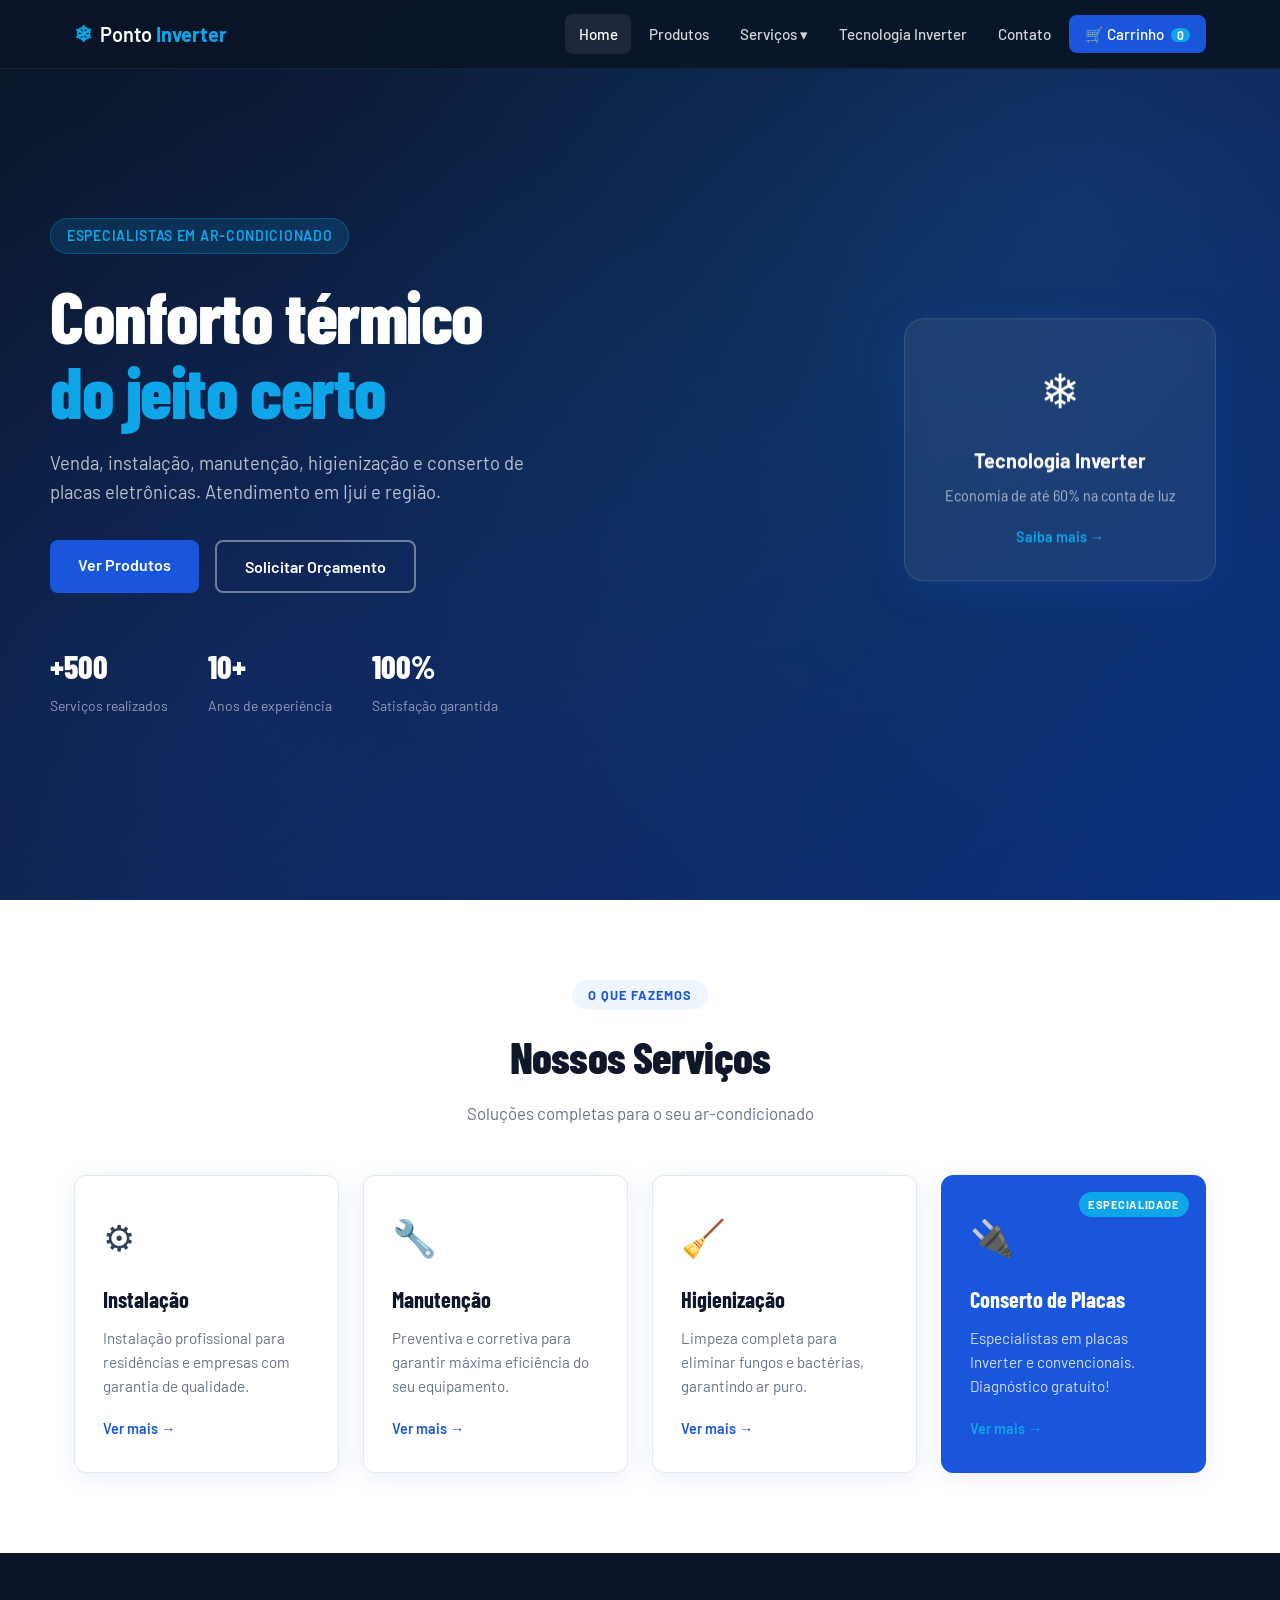
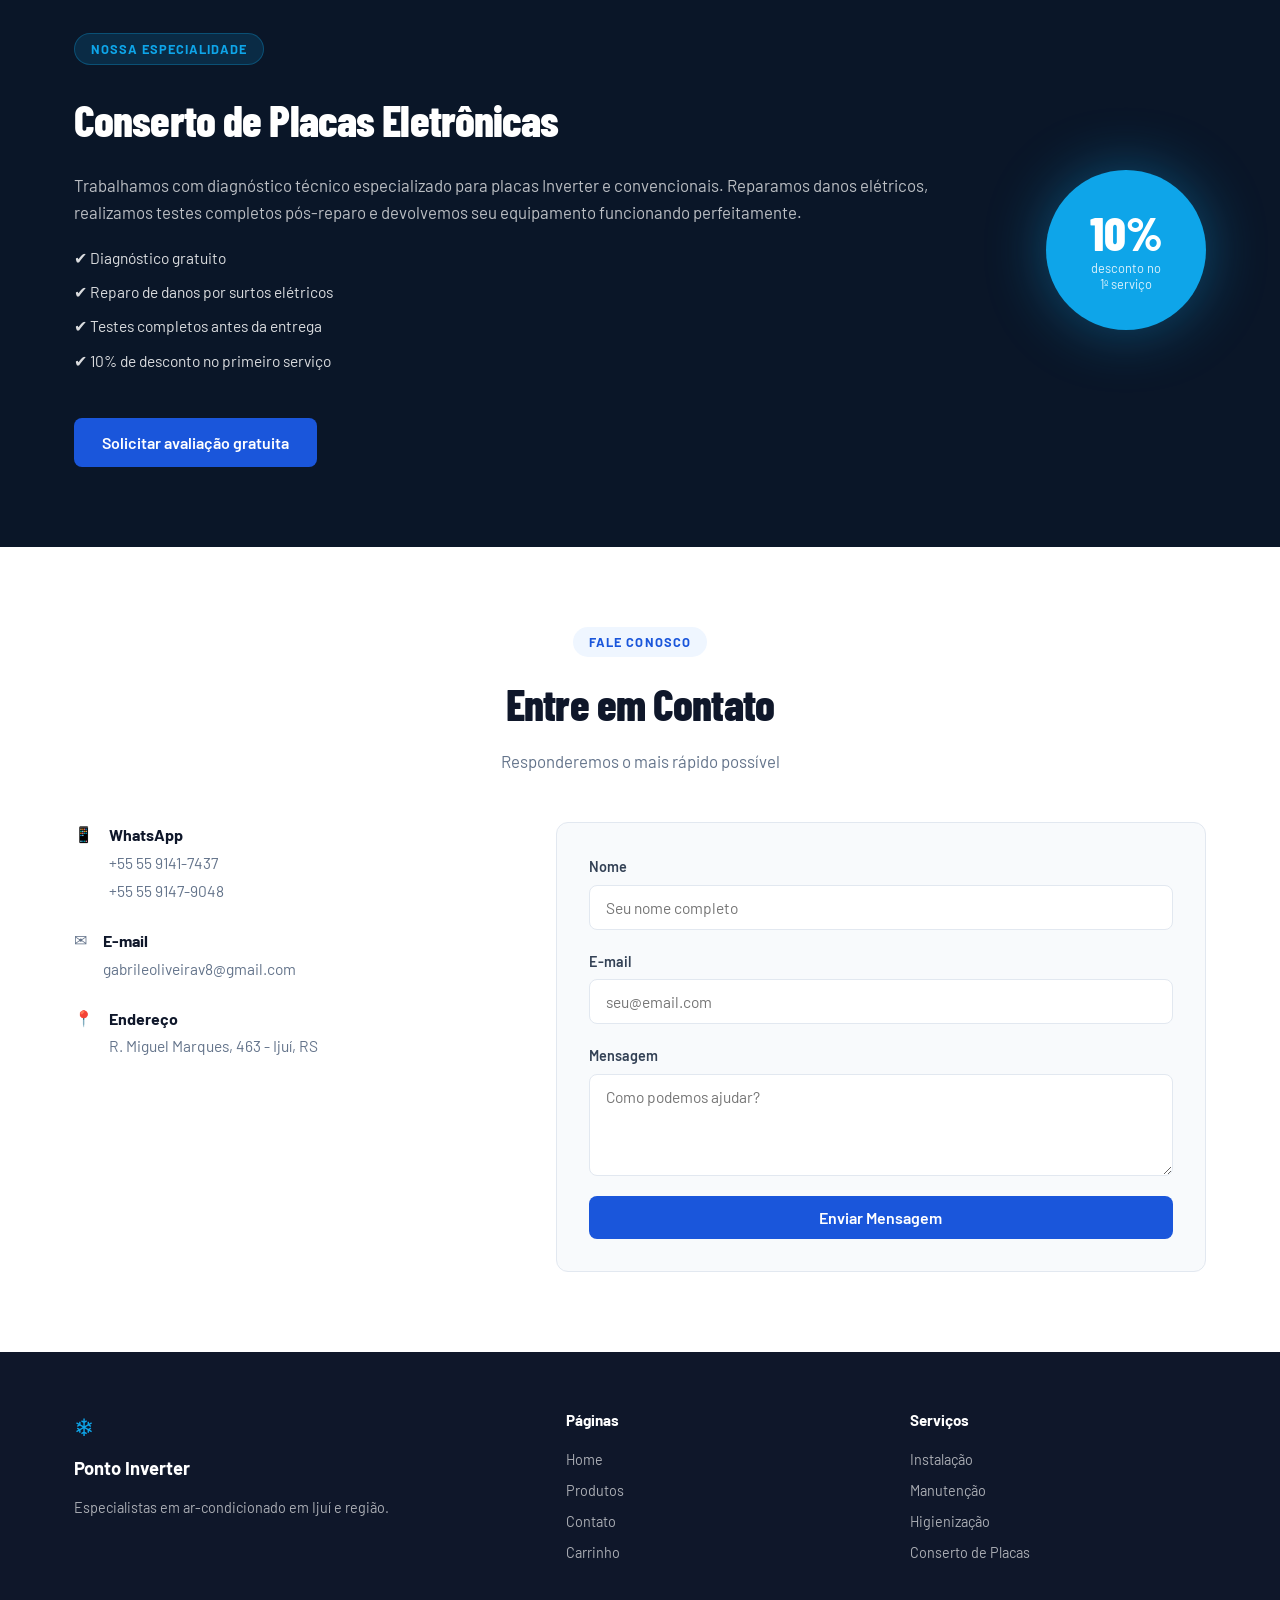
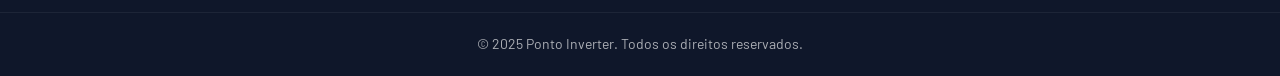
<file: index.html>
<!DOCTYPE html>
<html lang="pt-BR">
<head>
    <meta charset="UTF-8">
    <meta name="viewport" content="width=device-width, initial-scale=1.0">
    <title>Ponto Inverter - Venda e Serviços de Ar-Condicionado</title>
    <link rel="preconnect" href="https://fonts.googleapis.com">
    <link href="https://fonts.googleapis.com/css2?family=Barlow:wght@400;500;600;700;800&family=Barlow+Condensed:wght@700;800&display=swap" rel="stylesheet">
    <link rel="stylesheet" href="style.css">
</head>
<body>

<!-- NAVBAR -->
<nav class="navbar" id="navbar">
    <div class="nav-container">
        <a href="index.html" class="nav-logo">
            <span class="logo-icon">❄</span>
            <span>Ponto <strong>Inverter</strong></span>
        </a>
        <ul class="nav-menu">
            <li><a href="index.html" class="active">Home</a></li>
            <li><a href="produtos.html">Produtos</a></li>
            <li class="dropdown">
                <a href="#">Serviços ▾</a>
                <div class="dropdown-content">
                    <a href="instalacao.html">⚙ Instalação</a>
                    <a href="manutencao.html">🔧 Manutenção</a>
                    <a href="higienizacao.html">🧹 Higienização</a>
                    <a href="consertoplacas.html">🔌 Conserto de Placas</a>
                </div>
            </li>
            <li><a href="tecnologia-inverter.html">Tecnologia Inverter</a></li>
            <li><a href="contato.html">Contato</a></li>
            <li><a href="carrinho.html" class="btn-carrinho">🛒 Carrinho <span class="badge" id="badge-count">0</span></a></li>
        </ul>
        <button class="nav-toggle" id="nav-toggle">☰</button>
    </div>
</nav>

<!-- HERO -->
<section class="hero">
    <div class="hero-bg"></div>
    <div class="hero-content">
        <span class="hero-tag">Especialistas em Ar-Condicionado</span>
        <h1>Conforto térmico<br><span class="highlight">do jeito certo</span></h1>
        <p>Venda, instalação, manutenção, higienização e conserto de placas eletrônicas. Atendimento em Ijuí e região.</p>
        <div class="hero-btns">
            <a href="produtos.html" class="btn btn-primary">Ver Produtos</a>
            <a href="contato.html" class="btn btn-outline">Solicitar Orçamento</a>
        </div>
        <div class="hero-stats">
            <div class="stat"><strong>+500</strong><span>Serviços realizados</span></div>
            <div class="stat"><strong>10+</strong><span>Anos de experiência</span></div>
            <div class="stat"><strong>100%</strong><span>Satisfação garantida</span></div>
        </div>
    </div>
    <div class="hero-image">
        <div class="hero-card">
            <div class="card-icon">❄</div>
            <h3>Tecnologia Inverter</h3>
            <p>Economia de até 60% na conta de luz</p>
            <a href="tecnologia-inverter.html">Saiba mais →</a>
        </div>
    </div>
</section>

<!-- SERVIÇOS -->
<section class="section" id="servicos">
    <div class="container">
        <div class="section-header">
            <span class="section-tag">O que fazemos</span>
            <h2>Nossos Serviços</h2>
            <p>Soluções completas para o seu ar-condicionado</p>
        </div>
        <div class="services-grid">
            <a href="instalacao.html" class="service-card">
                <div class="service-icon">⚙</div>
                <h3>Instalação</h3>
                <p>Instalação profissional para residências e empresas com garantia de qualidade.</p>
                <span class="service-link">Ver mais →</span>
            </a>
            <a href="manutencao.html" class="service-card">
                <div class="service-icon">🔧</div>
                <h3>Manutenção</h3>
                <p>Preventiva e corretiva para garantir máxima eficiência do seu equipamento.</p>
                <span class="service-link">Ver mais →</span>
            </a>
            <a href="higienizacao.html" class="service-card">
                <div class="service-icon">🧹</div>
                <h3>Higienização</h3>
                <p>Limpeza completa para eliminar fungos e bactérias, garantindo ar puro.</p>
                <span class="service-link">Ver mais →</span>
            </a>
            <a href="consertoplacas.html" class="service-card destaque">
                <div class="service-icon">🔌</div>
                <h3>Conserto de Placas</h3>
                <p>Especialistas em placas Inverter e convencionais. Diagnóstico gratuito!</p>
                <span class="service-link">Ver mais →</span>
                <span class="badge-destaque">Especialidade</span>
            </a>
        </div>
    </div>
</section>

<!-- DESTAQUE CONSERTO DE PLACAS -->
<section class="section-dark">
    <div class="container flex-row">
        <div class="cta-text">
            <span class="section-tag">Nossa especialidade</span>
            <h2>Conserto de Placas Eletrônicas</h2>
            <p>Trabalhamos com diagnóstico técnico especializado para placas Inverter e convencionais. Reparamos danos elétricos, realizamos testes completos pós-reparo e devolvemos seu equipamento funcionando perfeitamente.</p>
            <ul class="check-list">
                <li>✔ Diagnóstico gratuito</li>
                <li>✔ Reparo de danos por surtos elétricos</li>
                <li>✔ Testes completos antes da entrega</li>
                <li>✔ 10% de desconto no primeiro serviço</li>
            </ul>
            <a href="contato.html" class="btn btn-primary mt">Solicitar avaliação gratuita</a>
        </div>
        <div class="cta-image">
            <div class="cta-badge">
                <span>10%</span>
                <small>desconto no<br>1º serviço</small>
            </div>
        </div>
    </div>
</section>

<!-- FORMULÁRIO DE CONTATO -->
<section class="section" id="contato">
    <div class="container">
        <div class="section-header">
            <span class="section-tag">Fale conosco</span>
            <h2>Entre em Contato</h2>
            <p>Responderemos o mais rápido possível</p>
        </div>
        <div class="contact-grid">
            <div class="contact-info">
                <div class="contact-item">
                    <span>📱</span>
                    <div>
                        <strong>WhatsApp</strong>
                        <a href="https://wa.me/555591417437" target="_blank">+55 55 9141-7437</a>
                        <a href="https://wa.me/555591479048" target="_blank">+55 55 9147-9048</a>
                    </div>
                </div>
                <div class="contact-item">
                    <span>✉</span>
                    <div>
                        <strong>E-mail</strong>
                        <a href="mailto:gabrileoliveirav8@gmail.com">gabrileoliveirav8@gmail.com</a>
                    </div>
                </div>
                <div class="contact-item">
                    <span>📍</span>
                    <div>
                        <strong>Endereço</strong>
                        <span>R. Miguel Marques, 463 - Ijuí, RS</span>
                    </div>
                </div>
            </div>
            <form class="contact-form" id="formContato">
                <div class="form-group">
                    <label for="nome">Nome</label>
                    <input type="text" id="nome" name="nome" placeholder="Seu nome completo" required>
                </div>
                <div class="form-group">
                    <label for="email">E-mail</label>
                    <input type="email" id="email" name="email" placeholder="seu@email.com" required>
                </div>
                <div class="form-group">
                    <label for="mensagem">Mensagem</label>
                    <textarea id="mensagem" name="mensagem" rows="4" placeholder="Como podemos ajudar?" required></textarea>
                </div>
                <button type="submit" class="btn btn-primary w100">Enviar Mensagem</button>
                <div id="msg-sucesso" class="msg-sucesso" style="display:none">✔ Mensagem enviada com sucesso!</div>
            </form>
        </div>
    </div>
</section>

<!-- FOOTER -->
<footer class="footer">
    <div class="container footer-inner">
        <div class="footer-brand">
            <span class="logo-icon">❄</span>
            <strong>Ponto Inverter</strong>
            <p>Especialistas em ar-condicionado em Ijuí e região.</p>
        </div>
        <div class="footer-links">
            <h4>Páginas</h4>
            <a href="index.html">Home</a>
            <a href="produtos.html">Produtos</a>
            <a href="contato.html">Contato</a>
            <a href="carrinho.html">Carrinho</a>
        </div>
        <div class="footer-links">
            <h4>Serviços</h4>
            <a href="instalacao.html">Instalação</a>
            <a href="manutencao.html">Manutenção</a>
            <a href="higienizacao.html">Higienização</a>
            <a href="consertoplacas.html">Conserto de Placas</a>
        </div>
    </div>
    <div class="footer-bottom">
        <p>&copy; 2025 Ponto Inverter. Todos os direitos reservados.</p>
    </div>
</footer>

<script>
// Badge carrinho
function atualizarBadge() {
    const cart = JSON.parse(localStorage.getItem('cart')) || [];
    document.getElementById('badge-count').textContent = cart.length;
}
atualizarBadge();

// Navbar scroll
window.addEventListener('scroll', () => {
    document.getElementById('navbar').classList.toggle('scrolled', window.scrollY > 50);
});

// Menu mobile
document.getElementById('nav-toggle').addEventListener('click', () => {
    document.querySelector('.nav-menu').classList.toggle('open');
});

// Formulário
document.getElementById('formContato').addEventListener('submit', function(e) {
    e.preventDefault();
    document.getElementById('msg-sucesso').style.display = 'block';
    this.reset();
    setTimeout(() => document.getElementById('msg-sucesso').style.display = 'none', 4000);
});
</script>
</body>
</html>
</file>
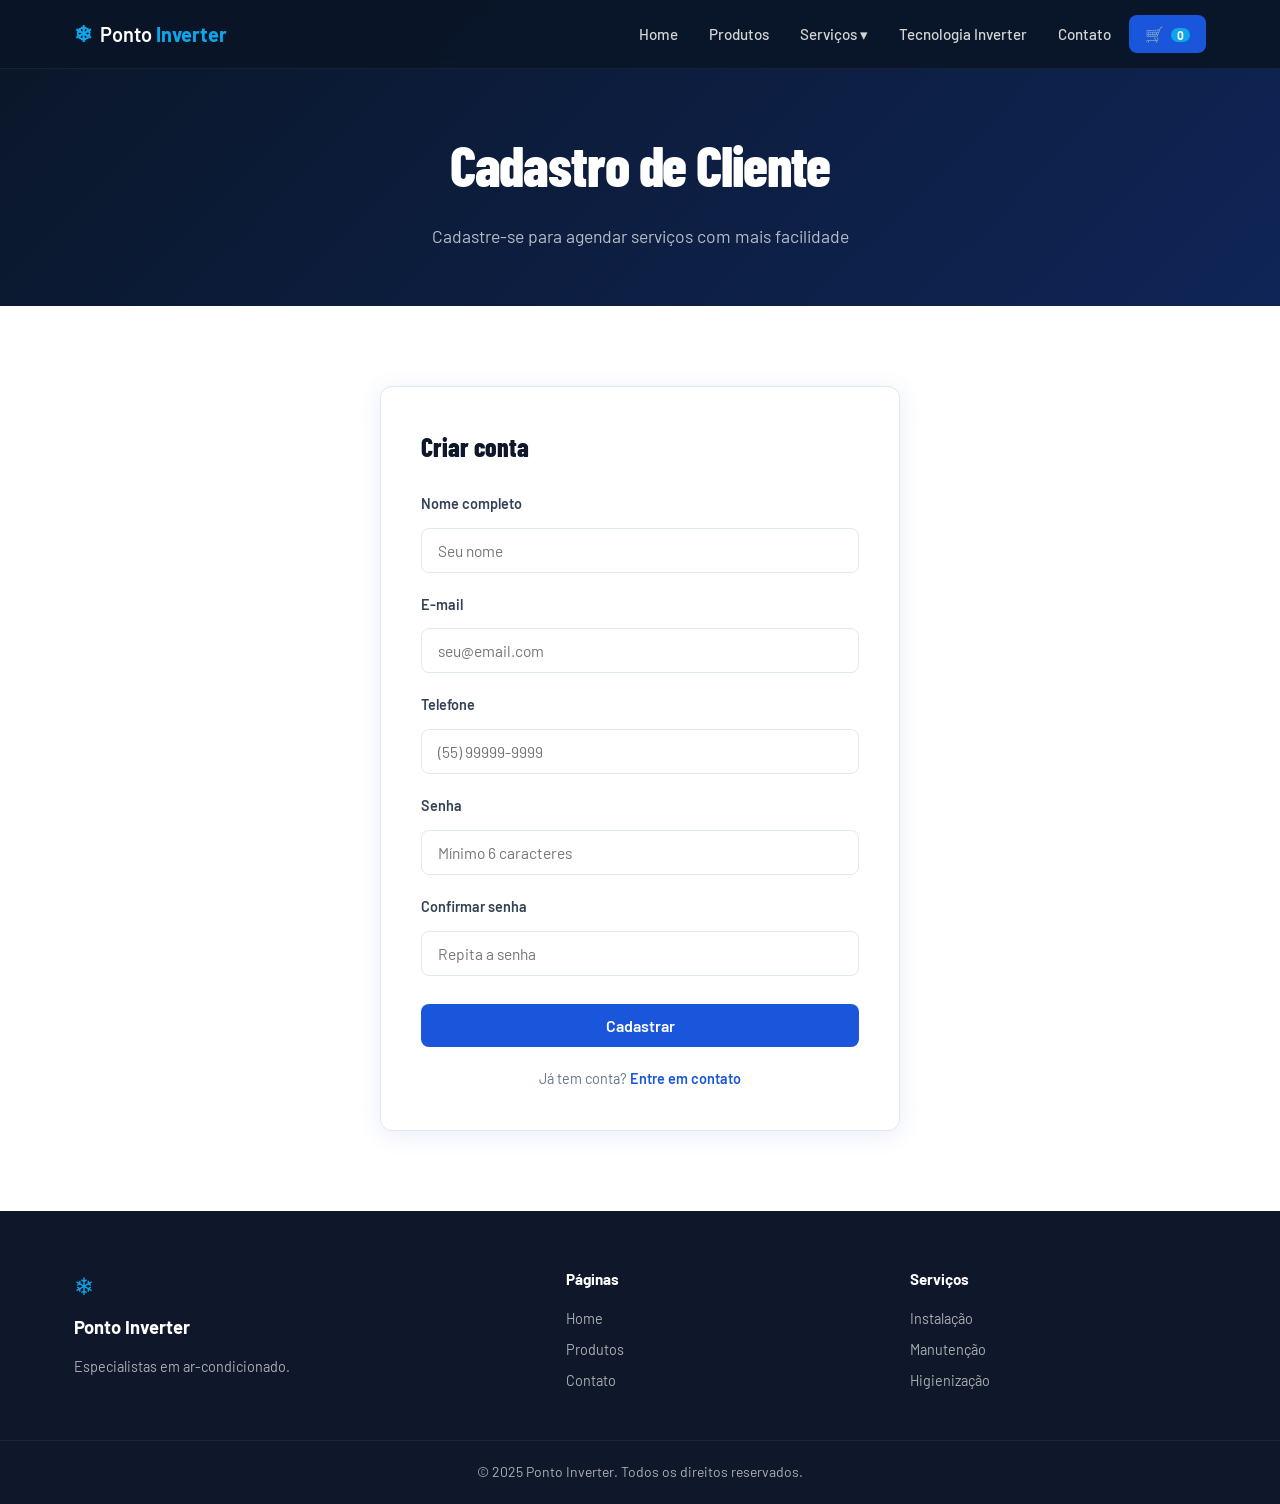
<file: cadastro.html>
<!DOCTYPE html>
<html lang="pt-BR">
<head>
    <meta charset="UTF-8">
    <meta name="viewport" content="width=device-width, initial-scale=1.0">
    <title>Cadastro - Ponto Inverter</title>
    <link rel="preconnect" href="https://fonts.googleapis.com">
    <link href="https://fonts.googleapis.com/css2?family=Barlow:wght@400;500;600;700;800&family=Barlow+Condensed:wght@700;800&display=swap" rel="stylesheet">
    <link rel="stylesheet" href="style.css">
</head>
<body>
<nav class="navbar" id="navbar">
    <div class="nav-container">
        <a href="index.html" class="nav-logo"><span class="logo-icon">❄</span><span>Ponto <strong>Inverter</strong></span></a>
        <ul class="nav-menu">
            <li><a href="index.html">Home</a></li>
            <li><a href="produtos.html">Produtos</a></li>
            <li class="dropdown"><a href="#">Serviços ▾</a>
                <div class="dropdown-content">
                    <a href="instalacao.html">⚙ Instalação</a>
                    <a href="manutencao.html">🔧 Manutenção</a>
                    <a href="higienizacao.html">🧹 Higienização</a>
                    <a href="consertoplacas.html">🔌 Conserto de Placas</a>
                </div>
            </li>
            <li><a href="tecnologia-inverter.html">Tecnologia Inverter</a></li>
            <li><a href="contato.html">Contato</a></li>
            <li><a href="carrinho.html" class="btn-carrinho">🛒 <span class="badge" id="badge-count">0</span></a></li>
        </ul>
        <button class="nav-toggle" id="nav-toggle">☰</button>
    </div>
</nav>

<div class="page-header">
    <h1>Cadastro de Cliente</h1>
    <p>Cadastre-se para agendar serviços com mais facilidade</p>
</div>

<section class="section">
    <div class="container">
        <div class="form-card">
            <h2>Criar conta</h2>
            <!-- Em produção: action="processa_cadastro.php" method="POST" -->
            <form id="formCadastro">
                <div class="form-group">
                    <label for="nome">Nome completo</label>
                    <input type="text" id="nome" name="nome" placeholder="Seu nome" required>
                </div>
                <div class="form-group">
                    <label for="email">E-mail</label>
                    <input type="email" id="email" name="email" placeholder="seu@email.com" required>
                </div>
                <div class="form-group">
                    <label for="telefone">Telefone</label>
                    <input type="tel" id="telefone" name="telefone" placeholder="(55) 99999-9999" required>
                </div>
                <div class="form-group">
                    <label for="senha">Senha</label>
                    <input type="password" id="senha" name="senha" placeholder="Mínimo 6 caracteres" required minlength="6">
                </div>
                <div class="form-group">
                    <label for="confirmar">Confirmar senha</label>
                    <input type="password" id="confirmar" name="confirmar" placeholder="Repita a senha" required>
                </div>
                <button type="submit" class="btn btn-primary w100" style="margin-top:0.5rem">Cadastrar</button>
                <div id="msg" style="margin-top:1rem;display:none"></div>
            </form>
            <p style="text-align:center;margin-top:1.25rem;font-size:0.9rem;color:#64748b">
                Já tem conta? <a href="contato.html" style="color:#1a56db;font-weight:600">Entre em contato</a>
            </p>
        </div>
    </div>
</section>

<footer class="footer">
    <div class="container footer-inner">
        <div class="footer-brand"><span class="logo-icon">❄</span><strong>Ponto Inverter</strong><p>Especialistas em ar-condicionado.</p></div>
        <div class="footer-links"><h4>Páginas</h4><a href="index.html">Home</a><a href="produtos.html">Produtos</a><a href="contato.html">Contato</a></div>
        <div class="footer-links"><h4>Serviços</h4><a href="instalacao.html">Instalação</a><a href="manutencao.html">Manutenção</a><a href="higienizacao.html">Higienização</a></div>
    </div>
    <div class="footer-bottom"><p>&copy; 2025 Ponto Inverter. Todos os direitos reservados.</p></div>
</footer>

<script>
window.addEventListener('scroll',()=>document.getElementById('navbar').classList.toggle('scrolled',window.scrollY>50));
document.getElementById('nav-toggle').addEventListener('click',()=>document.querySelector('.nav-menu').classList.toggle('open'));
document.getElementById('badge-count').textContent=(JSON.parse(localStorage.getItem('cart'))||[]).length;

document.getElementById('formCadastro').addEventListener('submit', function(e) {
    e.preventDefault();
    const senha = document.getElementById('senha').value;
    const confirmar = document.getElementById('confirmar').value;
    const msg = document.getElementById('msg');

    if (senha !== confirmar) {
        msg.style.display = 'block';
        msg.className = 'alert alert-danger';
        msg.textContent = '✘ As senhas não coincidem!';
        return;
    }

    // Aqui em produção enviaria ao PHP
    msg.style.display = 'block';
    msg.className = 'alert alert-success';
    msg.textContent = '✔ Cadastro realizado com sucesso! Entraremos em contato em breve.';
    this.reset();
});
</script>
</body>
</html>
</file>
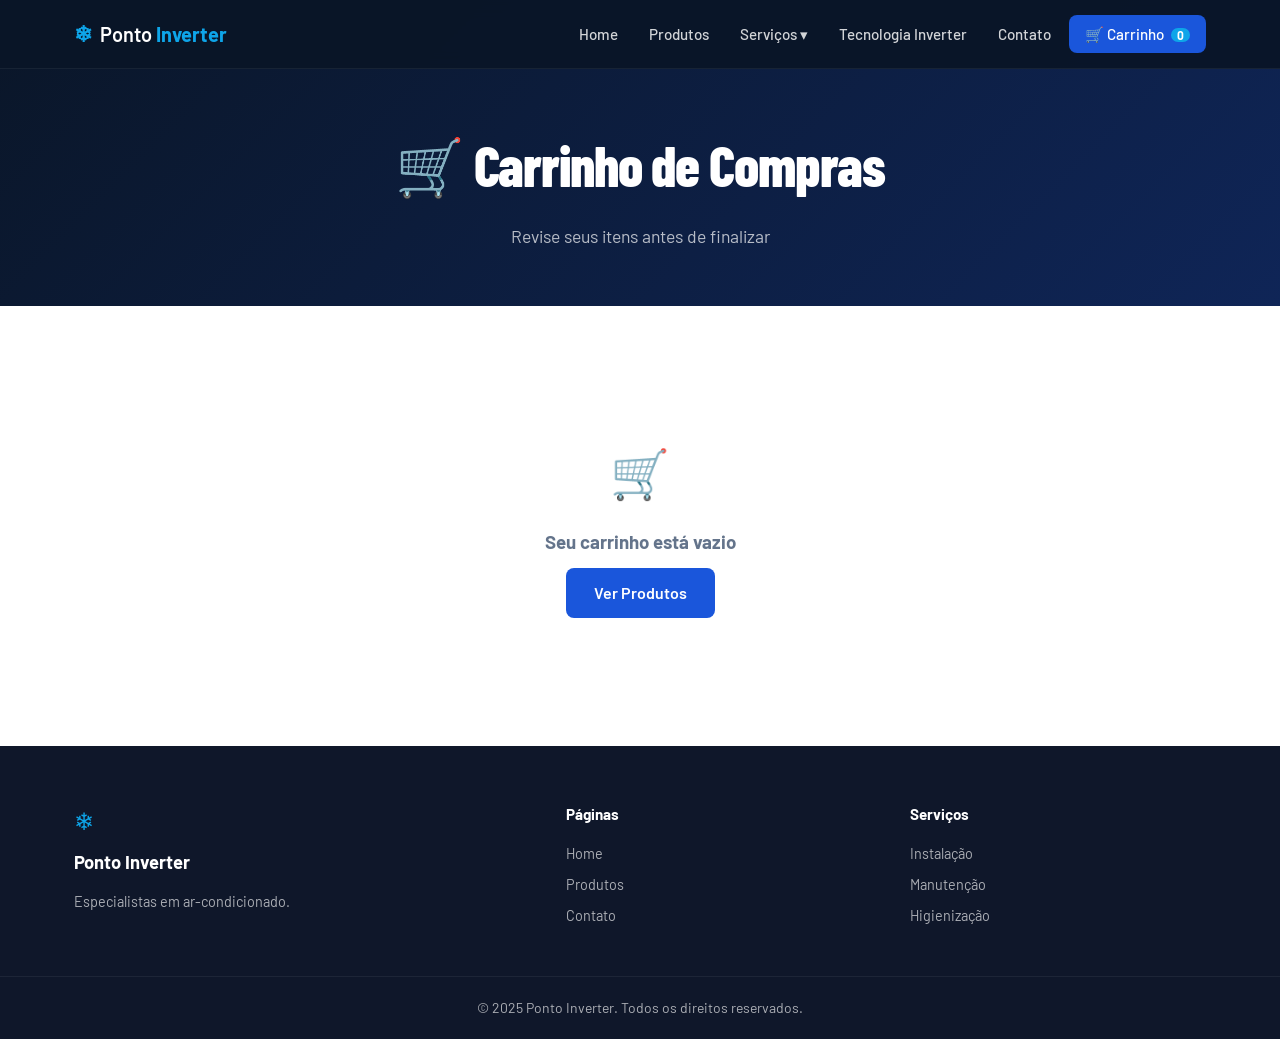
<file: carrinho.html>
<!DOCTYPE html>
<html lang="pt-BR">
<head>
    <meta charset="UTF-8">
    <meta name="viewport" content="width=device-width, initial-scale=1.0">
    <title>Carrinho - Ponto Inverter</title>
    <link rel="preconnect" href="https://fonts.googleapis.com">
    <link href="https://fonts.googleapis.com/css2?family=Barlow:wght@400;500;600;700;800&family=Barlow+Condensed:wght@700;800&display=swap" rel="stylesheet">
    <link rel="stylesheet" href="style.css">
</head>
<body>

<nav class="navbar" id="navbar">
    <div class="nav-container">
        <a href="index.html" class="nav-logo"><span class="logo-icon">❄</span><span>Ponto <strong>Inverter</strong></span></a>
        <ul class="nav-menu">
            <li><a href="index.html">Home</a></li>
            <li><a href="produtos.html">Produtos</a></li>
            <li class="dropdown"><a href="#">Serviços ▾</a>
                <div class="dropdown-content">
                    <a href="instalacao.html">⚙ Instalação</a>
                    <a href="manutencao.html">🔧 Manutenção</a>
                    <a href="higienizacao.html">🧹 Higienização</a>
                    <a href="consertoplacas.html">🔌 Conserto de Placas</a>
                </div>
            </li>
            <li><a href="tecnologia-inverter.html">Tecnologia Inverter</a></li>
            <li><a href="contato.html">Contato</a></li>
            <li><a href="carrinho.html" class="btn-carrinho active">🛒 Carrinho <span class="badge" id="badge-count">0</span></a></li>
        </ul>
        <button class="nav-toggle" id="nav-toggle">☰</button>
    </div>
</nav>

<div class="page-header">
    <h1>🛒 Carrinho de Compras</h1>
    <p>Revise seus itens antes de finalizar</p>
</div>

<section class="section">
    <div class="container" style="max-width:720px;">
        <div id="lista-carrinho"></div>
        <div class="cart-total-box" id="total-box" style="display:none">
            Total: R$ <span id="total">0,00</span>
        </div>
        <div id="carrinho-vazio" style="text-align:center;padding:3rem 0;display:none">
            <div style="font-size:3rem;margin-bottom:1rem">🛒</div>
            <h3 style="color:#64748b;margin-bottom:0.75rem">Seu carrinho está vazio</h3>
            <a href="produtos.html" class="btn btn-primary">Ver Produtos</a>
        </div>
        <div id="btn-limpar-wrap" style="margin-top:1.5rem;display:none">
            <button class="btn btn-outline" id="btn-limpar" style="border-color:#ef4444;color:#ef4444">🗑 Limpar Carrinho</button>
        </div>
    </div>
</section>

<footer class="footer">
    <div class="container footer-inner">
        <div class="footer-brand"><span class="logo-icon">❄</span><strong>Ponto Inverter</strong><p>Especialistas em ar-condicionado.</p></div>
        <div class="footer-links"><h4>Páginas</h4><a href="index.html">Home</a><a href="produtos.html">Produtos</a><a href="contato.html">Contato</a></div>
        <div class="footer-links"><h4>Serviços</h4><a href="instalacao.html">Instalação</a><a href="manutencao.html">Manutenção</a><a href="higienizacao.html">Higienização</a></div>
    </div>
    <div class="footer-bottom"><p>&copy; 2025 Ponto Inverter. Todos os direitos reservados.</p></div>
</footer>

<script>
window.addEventListener('scroll', () => document.getElementById('navbar').classList.toggle('scrolled', window.scrollY > 50));
document.getElementById('nav-toggle').addEventListener('click', () => document.querySelector('.nav-menu').classList.toggle('open'));

let carrinho = JSON.parse(localStorage.getItem('cart')) || [];

function atualizarBadge() {
    document.getElementById('badge-count').textContent = carrinho.length;
}

function renderizar() {
    const lista = document.getElementById('lista-carrinho');
    const totalBox = document.getElementById('total-box');
    const vazio = document.getElementById('carrinho-vazio');
    const limparWrap = document.getElementById('btn-limpar-wrap');
    lista.innerHTML = '';

    if (carrinho.length === 0) {
        vazio.style.display = 'block';
        totalBox.style.display = 'none';
        limparWrap.style.display = 'none';
        return;
    }

    vazio.style.display = 'none';
    totalBox.style.display = 'block';
    limparWrap.style.display = 'block';

    let total = 0;
    carrinho.forEach((item, i) => {
        total += item.price;
        const div = document.createElement('div');
        div.className = 'cart-item';
        div.innerHTML = `
            <span style="font-weight:600;color:#0f172a">${item.name}</span>
            <div style="display:flex;align-items:center;gap:1rem">
                <span style="font-weight:700;color:#1a56db">R$ ${item.price.toFixed(2).replace('.',',')}</span>
                <button onclick="remover(${i})" style="background:#fee2e2;border:none;color:#991b1b;padding:0.35rem 0.75rem;border-radius:6px;cursor:pointer;font-weight:600">Remover</button>
            </div>`;
        lista.appendChild(div);
    });

    document.getElementById('total').textContent = total.toFixed(2).replace('.', ',');
    atualizarBadge();
}

function remover(i) {
    carrinho.splice(i, 1);
    localStorage.setItem('cart', JSON.stringify(carrinho));
    renderizar();
}

document.getElementById('btn-limpar').addEventListener('click', () => {
    carrinho = [];
    localStorage.removeItem('cart');
    renderizar();
});

renderizar();
</script>
</body>
</html>
</file>
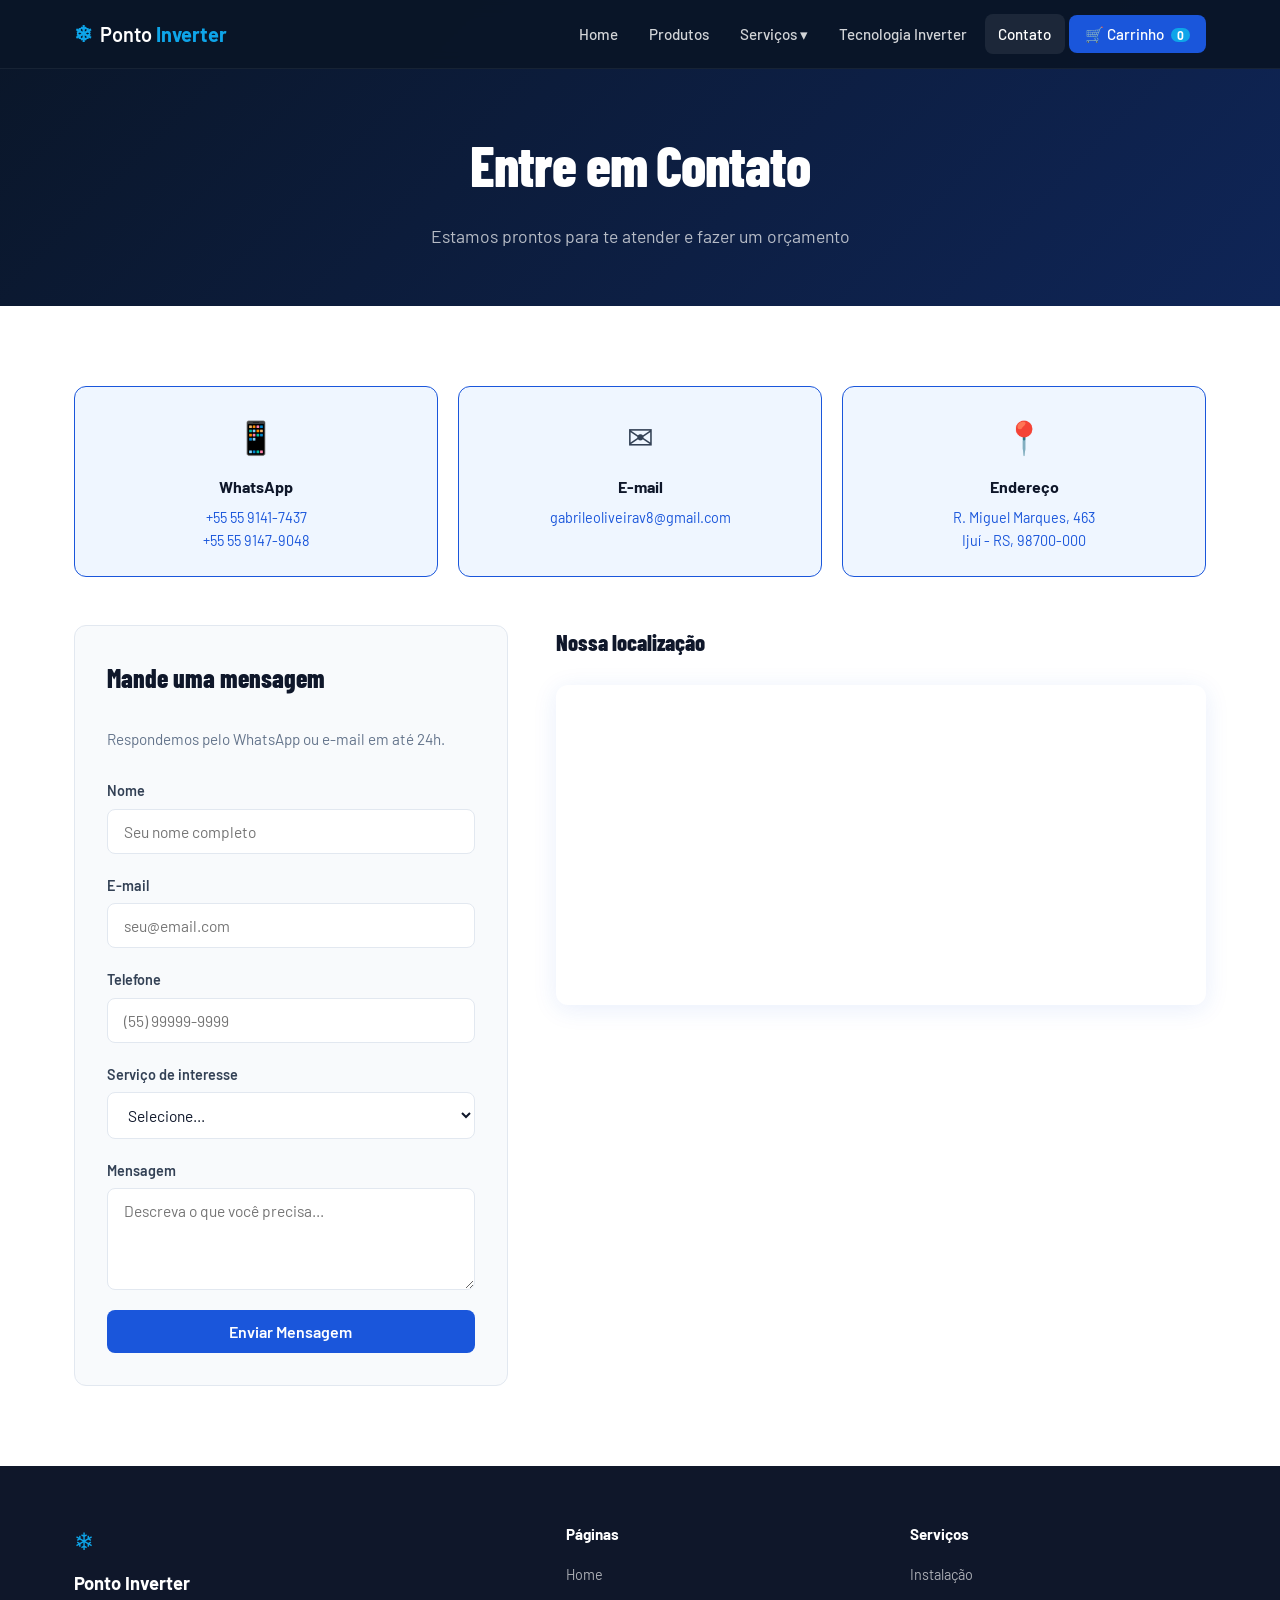
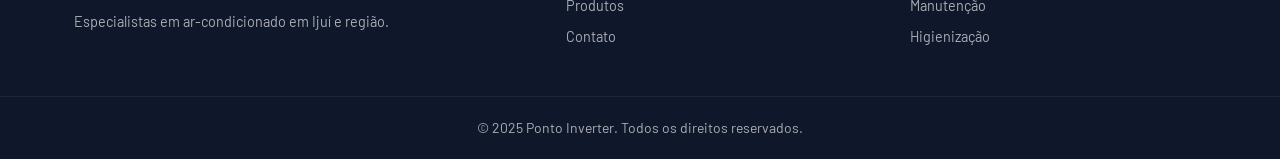
<file: contato.html>
<!DOCTYPE html>
<html lang="pt-BR">
<head>
    <meta charset="UTF-8">
    <meta name="viewport" content="width=device-width, initial-scale=1.0">
    <title>Contato - Ponto Inverter</title>
    <link rel="preconnect" href="https://fonts.googleapis.com">
    <link href="https://fonts.googleapis.com/css2?family=Barlow:wght@400;500;600;700;800&family=Barlow+Condensed:wght@700;800&display=swap" rel="stylesheet">
    <link rel="stylesheet" href="style.css">
</head>
<body>

<nav class="navbar" id="navbar">
    <div class="nav-container">
        <a href="index.html" class="nav-logo"><span class="logo-icon">❄</span><span>Ponto <strong>Inverter</strong></span></a>
        <ul class="nav-menu">
            <li><a href="index.html">Home</a></li>
            <li><a href="produtos.html">Produtos</a></li>
            <li class="dropdown"><a href="#">Serviços ▾</a>
                <div class="dropdown-content">
                    <a href="instalacao.html">⚙ Instalação</a>
                    <a href="manutencao.html">🔧 Manutenção</a>
                    <a href="higienizacao.html">🧹 Higienização</a>
                    <a href="consertoplacas.html">🔌 Conserto de Placas</a>
                </div>
            </li>
            <li><a href="tecnologia-inverter.html">Tecnologia Inverter</a></li>
            <li><a href="contato.html" class="active">Contato</a></li>
            <li><a href="carrinho.html" class="btn-carrinho">🛒 Carrinho <span class="badge" id="badge-count">0</span></a></li>
        </ul>
        <button class="nav-toggle" id="nav-toggle">☰</button>
    </div>
</nav>

<div class="page-header">
    <h1>Entre em Contato</h1>
    <p>Estamos prontos para te atender e fazer um orçamento</p>
</div>

<section class="section">
    <div class="container">
        <div class="contato-cards">
            <div class="contato-card">
                <div class="icon">📱</div>
                <h4>WhatsApp</h4>
                <a href="https://wa.me/555591417437" target="_blank">+55 55 9141-7437</a>
                <a href="https://wa.me/555591479048" target="_blank">+55 55 9147-9048</a>
            </div>
            <div class="contato-card">
                <div class="icon">✉</div>
                <h4>E-mail</h4>
                <a href="mailto:gabrileoliveirav8@gmail.com">gabrileoliveirav8@gmail.com</a>
            </div>
            <div class="contato-card">
                <div class="icon">📍</div>
                <h4>Endereço</h4>
                <span>R. Miguel Marques, 463</span>
                <span>Ijuí - RS, 98700-000</span>
            </div>
        </div>

        <div class="contact-grid">
            <form class="contact-form" id="formContato">
                <h2 style="font-family:'Barlow Condensed',sans-serif;font-size:1.6rem;font-weight:800;color:#0f172a;margin-bottom:0.5rem">Mande uma mensagem</h2>
                <p style="color:#64748b;font-size:0.95rem;margin-bottom:0.5rem">Respondemos pelo WhatsApp ou e-mail em até 24h.</p>
                <div class="form-group">
                    <label>Nome</label>
                    <input type="text" name="nome" placeholder="Seu nome completo" required>
                </div>
                <div class="form-group">
                    <label>E-mail</label>
                    <input type="email" name="email" placeholder="seu@email.com" required>
                </div>
                <div class="form-group">
                    <label>Telefone</label>
                    <input type="tel" name="telefone" placeholder="(55) 99999-9999">
                </div>
                <div class="form-group">
                    <label>Serviço de interesse</label>
                    <select name="servico">
                        <option value="">Selecione...</option>
                        <option>Instalação</option>
                        <option>Manutenção</option>
                        <option>Higienização</option>
                        <option>Conserto de Placas</option>
                        <option>Compra de produto</option>
                        <option>Outro</option>
                    </select>
                </div>
                <div class="form-group">
                    <label>Mensagem</label>
                    <textarea name="mensagem" rows="4" placeholder="Descreva o que você precisa..." required></textarea>
                </div>
                <button type="submit" class="btn btn-primary w100">Enviar Mensagem</button>
                <div id="msg-sucesso" class="msg-sucesso" style="display:none">✔ Mensagem enviada! Entraremos em contato em breve.</div>
            </form>

            <div>
                <h3 style="font-family:'Barlow Condensed',sans-serif;font-size:1.4rem;font-weight:800;color:#0f172a;margin-bottom:1rem">Nossa localização</h3>
                <div class="map-wrap">
                    <iframe
                        src="https://www.google.com/maps/embed?pb=!1m18!1m12!1m3!1d14040.049002572321!2d-53.943280550000004!3d-28.38869795!2m3!1f0!2f0!3f0!3m2!1i1024!2i768!4f13.1!3m3!1m2!1s0x94fc2d15ff27d407%3A0xbee77b2fe6dbeeaf!2sR.%20Miguel%20Marques%2C%20463%20-%20Thom%C3%A9%20de%20Souza%2C%20Iju%C3%AD%20-%20RS%2C%2098700-000!5e0!3m2!1spt-BR!2sbr!4v1737594632980!5m2!1spt-BR!2sbr"
                        allowfullscreen loading="lazy" referrerpolicy="no-referrer-when-downgrade">
                    </iframe>
                </div>
            </div>
        </div>
    </div>
</section>

<footer class="footer">
    <div class="container footer-inner">
        <div class="footer-brand"><span class="logo-icon">❄</span><strong>Ponto Inverter</strong><p>Especialistas em ar-condicionado em Ijuí e região.</p></div>
        <div class="footer-links"><h4>Páginas</h4><a href="index.html">Home</a><a href="produtos.html">Produtos</a><a href="contato.html">Contato</a></div>
        <div class="footer-links"><h4>Serviços</h4><a href="instalacao.html">Instalação</a><a href="manutencao.html">Manutenção</a><a href="higienizacao.html">Higienização</a></div>
    </div>
    <div class="footer-bottom"><p>&copy; 2025 Ponto Inverter. Todos os direitos reservados.</p></div>
</footer>

<script>
window.addEventListener('scroll', () => document.getElementById('navbar').classList.toggle('scrolled', window.scrollY > 50));
document.getElementById('nav-toggle').addEventListener('click', () => document.querySelector('.nav-menu').classList.toggle('open'));
document.getElementById('badge-count').textContent = (JSON.parse(localStorage.getItem('cart')) || []).length;
document.getElementById('formContato').addEventListener('submit', function(e) {
    e.preventDefault();
    document.getElementById('msg-sucesso').style.display = 'block';
    this.reset();
    setTimeout(() => document.getElementById('msg-sucesso').style.display = 'none', 5000);
});
</script>
</body>
</html>
</file>
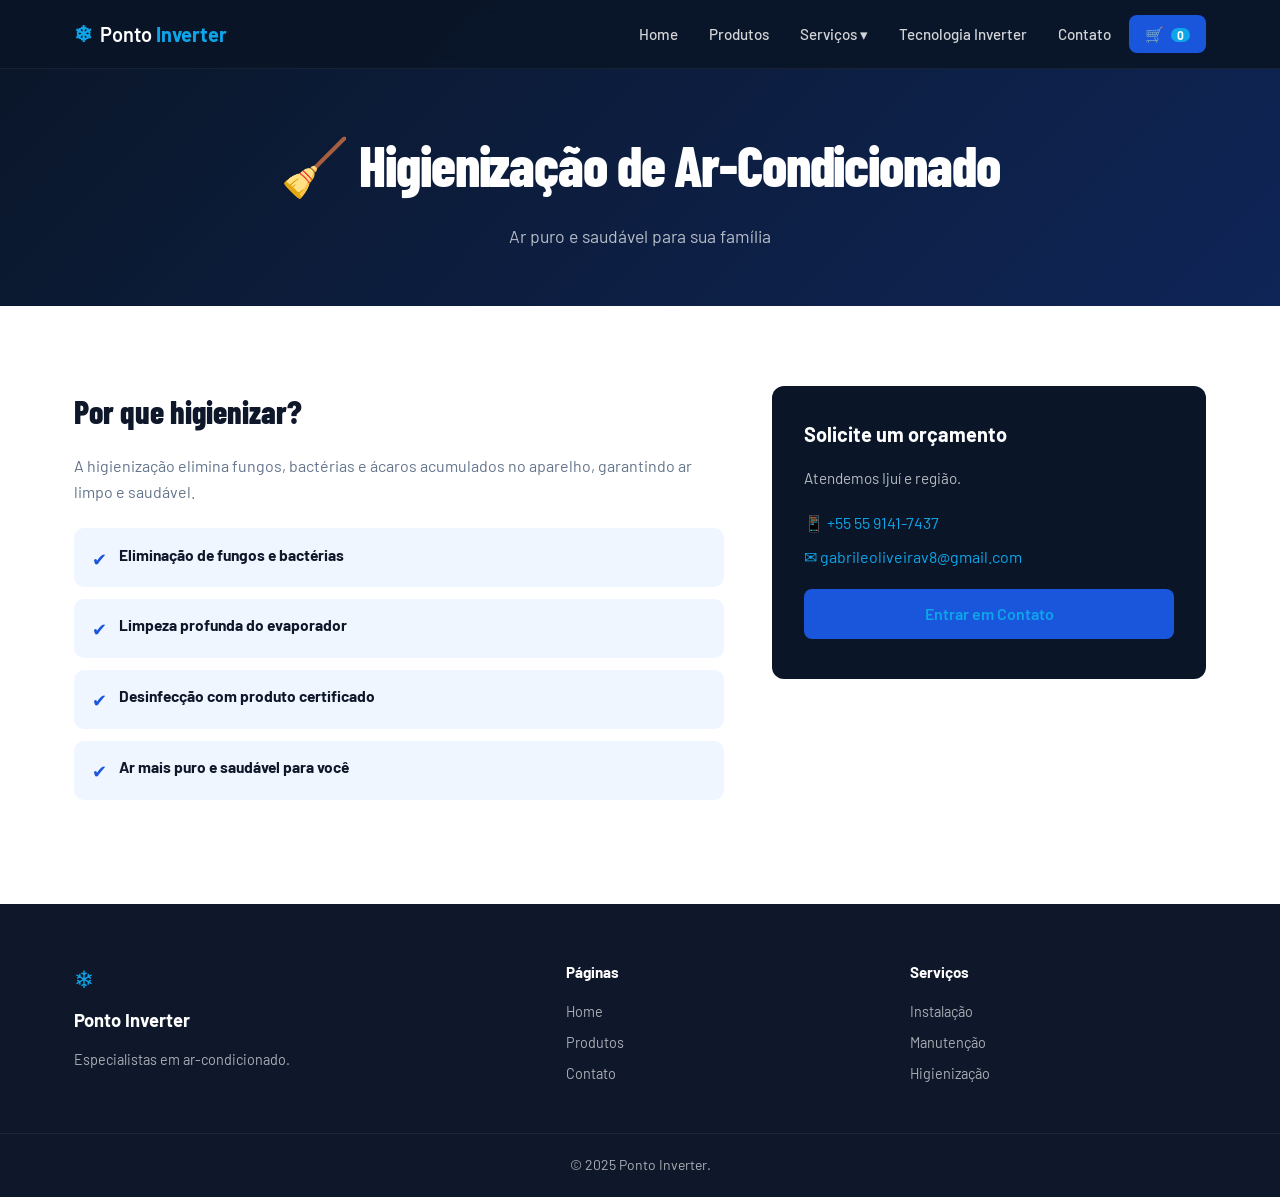
<file: higienizacao.html>
<!DOCTYPE html>
<html lang="pt-BR">
<head>
    <meta charset="UTF-8">
    <meta name="viewport" content="width=device-width, initial-scale=1.0">
    <title>Serviço - Ponto Inverter</title>
    <link rel="preconnect" href="https://fonts.googleapis.com">
    <link href="https://fonts.googleapis.com/css2?family=Barlow:wght@400;500;600;700;800&family=Barlow+Condensed:wght@700;800&display=swap" rel="stylesheet">
    <link rel="stylesheet" href="style.css">
</head>
<body>
<nav class="navbar" id="navbar">
    <div class="nav-container">
        <a href="index.html" class="nav-logo"><span class="logo-icon">❄</span><span>Ponto <strong>Inverter</strong></span></a>
        <ul class="nav-menu">
            <li><a href="index.html">Home</a></li>
            <li><a href="produtos.html">Produtos</a></li>
            <li class="dropdown"><a href="#">Serviços ▾</a>
                <div class="dropdown-content">
                    <a href="instalacao.html">⚙ Instalação</a>
                    <a href="manutencao.html">🔧 Manutenção</a>
                    <a href="higienizacao.html">🧹 Higienização</a>
                    <a href="consertoplacas.html">🔌 Conserto de Placas</a>
                </div>
            </li>
            <li><a href="tecnologia-inverter.html">Tecnologia Inverter</a></li>
            <li><a href="contato.html">Contato</a></li>
            <li><a href="carrinho.html" class="btn-carrinho">🛒 <span class="badge" id="badge-count">0</span></a></li>
        </ul>
        <button class="nav-toggle" id="nav-toggle">☰</button>
    </div>
</nav>
<div class="page-header" id="ph"></div>
<section class="section">
    <div class="container">
        <div class="service-page-grid">
            <div id="content"></div>
            <div class="info-box">
                <h3>Solicite um orçamento</h3>
                <p style="color:rgba(255,255,255,0.7);margin-bottom:1.25rem;font-size:0.95rem">Atendemos Ijuí e região.</p>
                <a href="https://wa.me/555591417437" target="_blank">📱 +55 55 9141-7437</a>
                <a href="mailto:gabrileoliveirav8@gmail.com">✉ gabrileoliveirav8@gmail.com</a>
                <a href="contato.html" class="btn btn-primary" style="margin-top:1.25rem;display:block;text-align:center">Entrar em Contato</a>
            </div>
        </div>
    </div>
</section>
<footer class="footer">
    <div class="container footer-inner">
        <div class="footer-brand"><span class="logo-icon">❄</span><strong>Ponto Inverter</strong><p>Especialistas em ar-condicionado.</p></div>
        <div class="footer-links"><h4>Páginas</h4><a href="index.html">Home</a><a href="produtos.html">Produtos</a><a href="contato.html">Contato</a></div>
        <div class="footer-links"><h4>Serviços</h4><a href="instalacao.html">Instalação</a><a href="manutencao.html">Manutenção</a><a href="higienizacao.html">Higienização</a></div>
    </div>
    <div class="footer-bottom"><p>&copy; 2025 Ponto Inverter.</p></div>
</footer>
<script>
window.addEventListener('scroll',()=>document.getElementById('navbar').classList.toggle('scrolled',window.scrollY>50));
document.getElementById('nav-toggle').addEventListener('click',()=>document.querySelector('.nav-menu').classList.toggle('open'));
document.getElementById('badge-count').textContent=(JSON.parse(localStorage.getItem('cart'))||[]).length;
const pg=location.pathname.includes('manutencao')?'manutencao':'higienizacao';
const data={
  manutencao:{title:'🔧 Manutenção de Ar-Condicionado',sub:'Preventiva e corretiva para máxima eficiência',h:'Por que fazer manutenção regular?',p:'A manutenção periódica evita falhas, reduz o consumo de energia e prolonga a vida útil do equipamento.',items:['Inspeção completa do sistema','Verificação de gás refrigerante','Limpeza de filtros e componentes','Teste de desempenho e eficiência']},
  higienizacao:{title:'🧹 Higienização de Ar-Condicionado',sub:'Ar puro e saudável para sua família',h:'Por que higienizar?',p:'A higienização elimina fungos, bactérias e ácaros acumulados no aparelho, garantindo ar limpo e saudável.',items:['Eliminação de fungos e bactérias','Limpeza profunda do evaporador','Desinfecção com produto certificado','Ar mais puro e saudável para você']}
};
const d=data[pg];
document.getElementById('ph').innerHTML=`<h1>${d.title}</h1><p>${d.sub}</p>`;
document.getElementById('content').innerHTML=`<h2 style="font-family:'Barlow Condensed',sans-serif;font-size:2rem;font-weight:800;color:#0f172a;margin-bottom:1rem">${d.h}</h2><p style="color:#64748b;margin-bottom:1.5rem">${d.p}</p><div class="benefit-list">${d.items.map(i=>`<div class="benefit-item"><span class="bi">✔</span><div><strong>${i}</strong></div></div>`).join('')}</div>`;
</script>
</body>
</html>
</file>
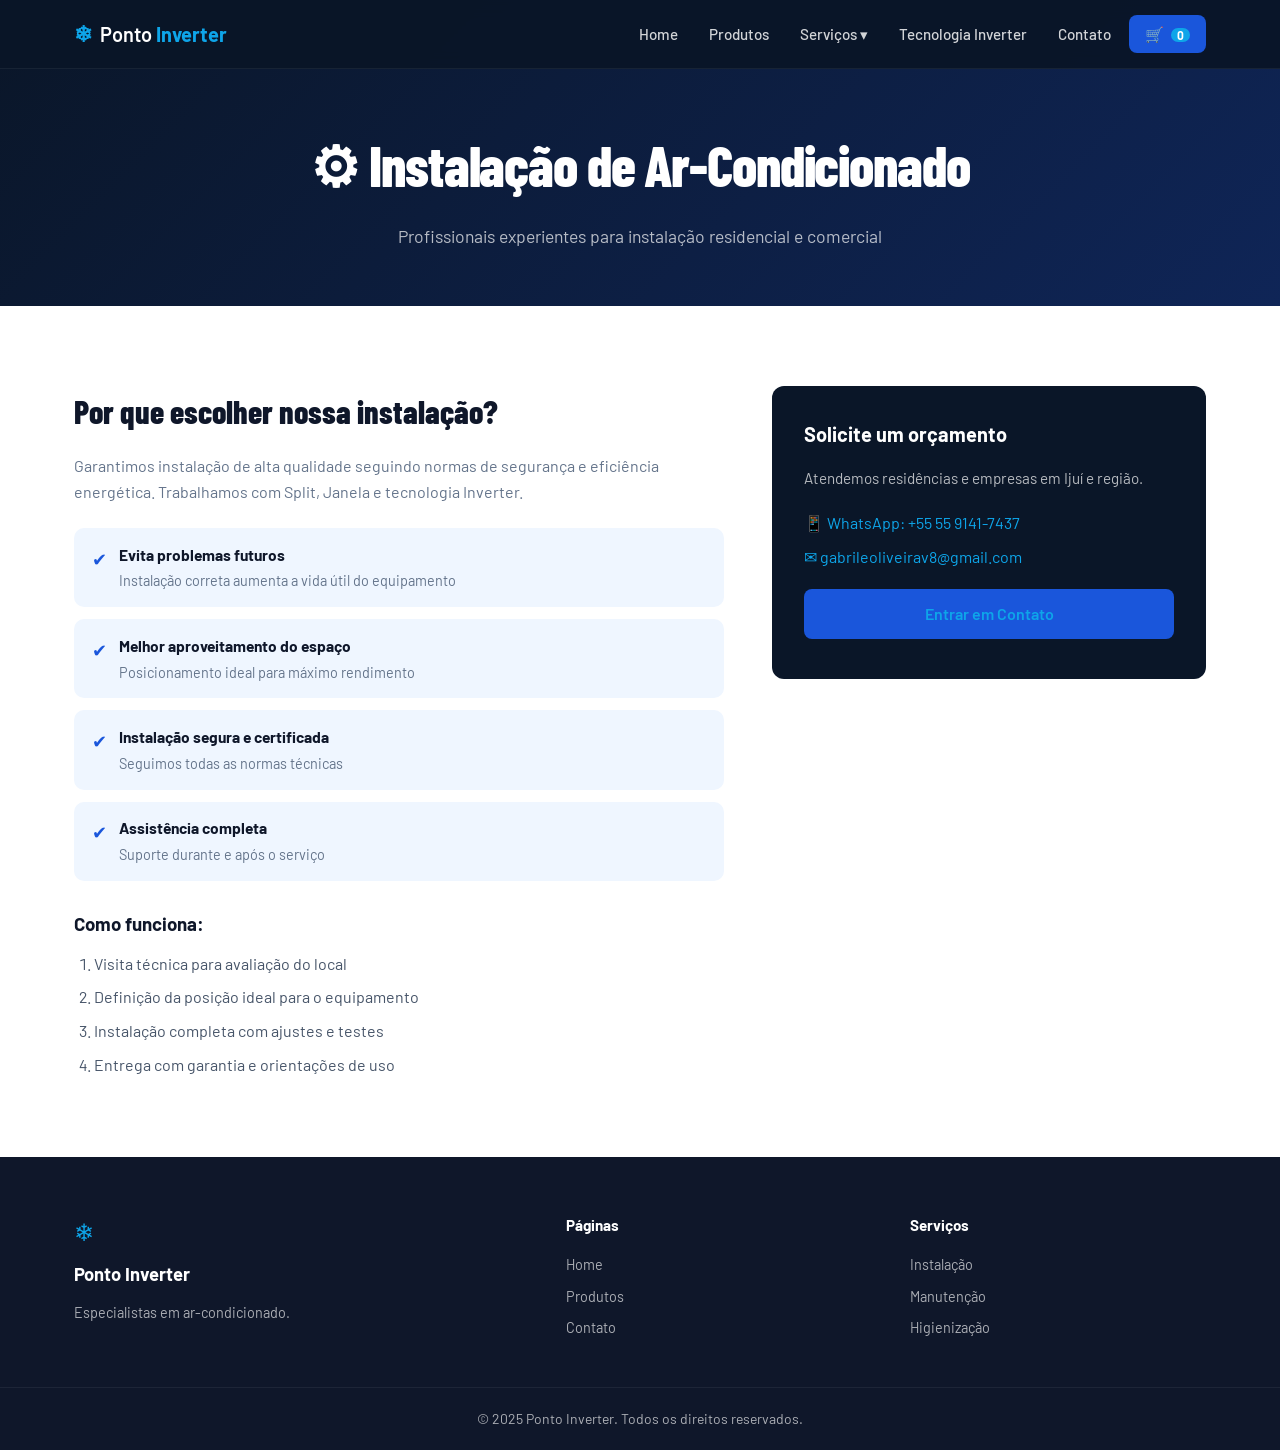
<file: instalacao.html>
<!DOCTYPE html>
<html lang="pt-BR">
<head>
    <meta charset="UTF-8">
    <meta name="viewport" content="width=device-width, initial-scale=1.0">
    <title>Instalação - Ponto Inverter</title>
    <link rel="preconnect" href="https://fonts.googleapis.com">
    <link href="https://fonts.googleapis.com/css2?family=Barlow:wght@400;500;600;700;800&family=Barlow+Condensed:wght@700;800&display=swap" rel="stylesheet">
    <link rel="stylesheet" href="style.css">
</head>
<body>
<nav class="navbar" id="navbar">
    <div class="nav-container">
        <a href="index.html" class="nav-logo"><span class="logo-icon">❄</span><span>Ponto <strong>Inverter</strong></span></a>
        <ul class="nav-menu">
            <li><a href="index.html">Home</a></li>
            <li><a href="produtos.html">Produtos</a></li>
            <li class="dropdown"><a href="#">Serviços ▾</a>
                <div class="dropdown-content">
                    <a href="instalacao.html">⚙ Instalação</a>
                    <a href="manutencao.html">🔧 Manutenção</a>
                    <a href="higienizacao.html">🧹 Higienização</a>
                    <a href="consertoplacas.html">🔌 Conserto de Placas</a>
                </div>
            </li>
            <li><a href="tecnologia-inverter.html">Tecnologia Inverter</a></li>
            <li><a href="contato.html">Contato</a></li>
            <li><a href="carrinho.html" class="btn-carrinho">🛒 <span class="badge" id="badge-count">0</span></a></li>
        </ul>
        <button class="nav-toggle" id="nav-toggle">☰</button>
    </div>
</nav>
<div class="page-header">
    <h1>⚙ Instalação de Ar-Condicionado</h1>
    <p>Profissionais experientes para instalação residencial e comercial</p>
</div>
<section class="section">
    <div class="container">
        <div class="service-page-grid">
            <div>
                <h2 style="font-family:'Barlow Condensed',sans-serif;font-size:2rem;font-weight:800;color:#0f172a;margin-bottom:1rem">Por que escolher nossa instalação?</h2>
                <p style="color:#64748b;margin-bottom:1.5rem">Garantimos instalação de alta qualidade seguindo normas de segurança e eficiência energética. Trabalhamos com Split, Janela e tecnologia Inverter.</p>
                <div class="benefit-list">
                    <div class="benefit-item"><span class="bi">✔</span><div><strong>Evita problemas futuros</strong><span>Instalação correta aumenta a vida útil do equipamento</span></div></div>
                    <div class="benefit-item"><span class="bi">✔</span><div><strong>Melhor aproveitamento do espaço</strong><span>Posicionamento ideal para máximo rendimento</span></div></div>
                    <div class="benefit-item"><span class="bi">✔</span><div><strong>Instalação segura e certificada</strong><span>Seguimos todas as normas técnicas</span></div></div>
                    <div class="benefit-item"><span class="bi">✔</span><div><strong>Assistência completa</strong><span>Suporte durante e após o serviço</span></div></div>
                </div>
                <h3 style="font-weight:700;color:#0f172a;margin:1.75rem 0 0.75rem">Como funciona:</h3>
                <ol style="padding-left:1.25rem;display:flex;flex-direction:column;gap:0.5rem;color:#475569">
                    <li>Visita técnica para avaliação do local</li>
                    <li>Definição da posição ideal para o equipamento</li>
                    <li>Instalação completa com ajustes e testes</li>
                    <li>Entrega com garantia e orientações de uso</li>
                </ol>
            </div>
            <div class="info-box">
                <h3>Solicite um orçamento</h3>
                <p style="color:rgba(255,255,255,0.7);margin-bottom:1.25rem;font-size:0.95rem">Atendemos residências e empresas em Ijuí e região.</p>
                <a href="https://wa.me/555591417437" target="_blank">📱 WhatsApp: +55 55 9141-7437</a>
                <a href="mailto:gabrileoliveirav8@gmail.com">✉ gabrileoliveirav8@gmail.com</a>
                <a href="contato.html" class="btn btn-primary" style="margin-top:1.25rem;display:block;text-align:center">Entrar em Contato</a>
            </div>
        </div>
    </div>
</section>
<footer class="footer">
    <div class="container footer-inner">
        <div class="footer-brand"><span class="logo-icon">❄</span><strong>Ponto Inverter</strong><p>Especialistas em ar-condicionado.</p></div>
        <div class="footer-links"><h4>Páginas</h4><a href="index.html">Home</a><a href="produtos.html">Produtos</a><a href="contato.html">Contato</a></div>
        <div class="footer-links"><h4>Serviços</h4><a href="instalacao.html">Instalação</a><a href="manutencao.html">Manutenção</a><a href="higienizacao.html">Higienização</a></div>
    </div>
    <div class="footer-bottom"><p>&copy; 2025 Ponto Inverter. Todos os direitos reservados.</p></div>
</footer>
<script>
window.addEventListener('scroll',()=>document.getElementById('navbar').classList.toggle('scrolled',window.scrollY>50));
document.getElementById('nav-toggle').addEventListener('click',()=>document.querySelector('.nav-menu').classList.toggle('open'));
document.getElementById('badge-count').textContent=(JSON.parse(localStorage.getItem('cart'))||[]).length;
</script>
</body>
</html>
</file>
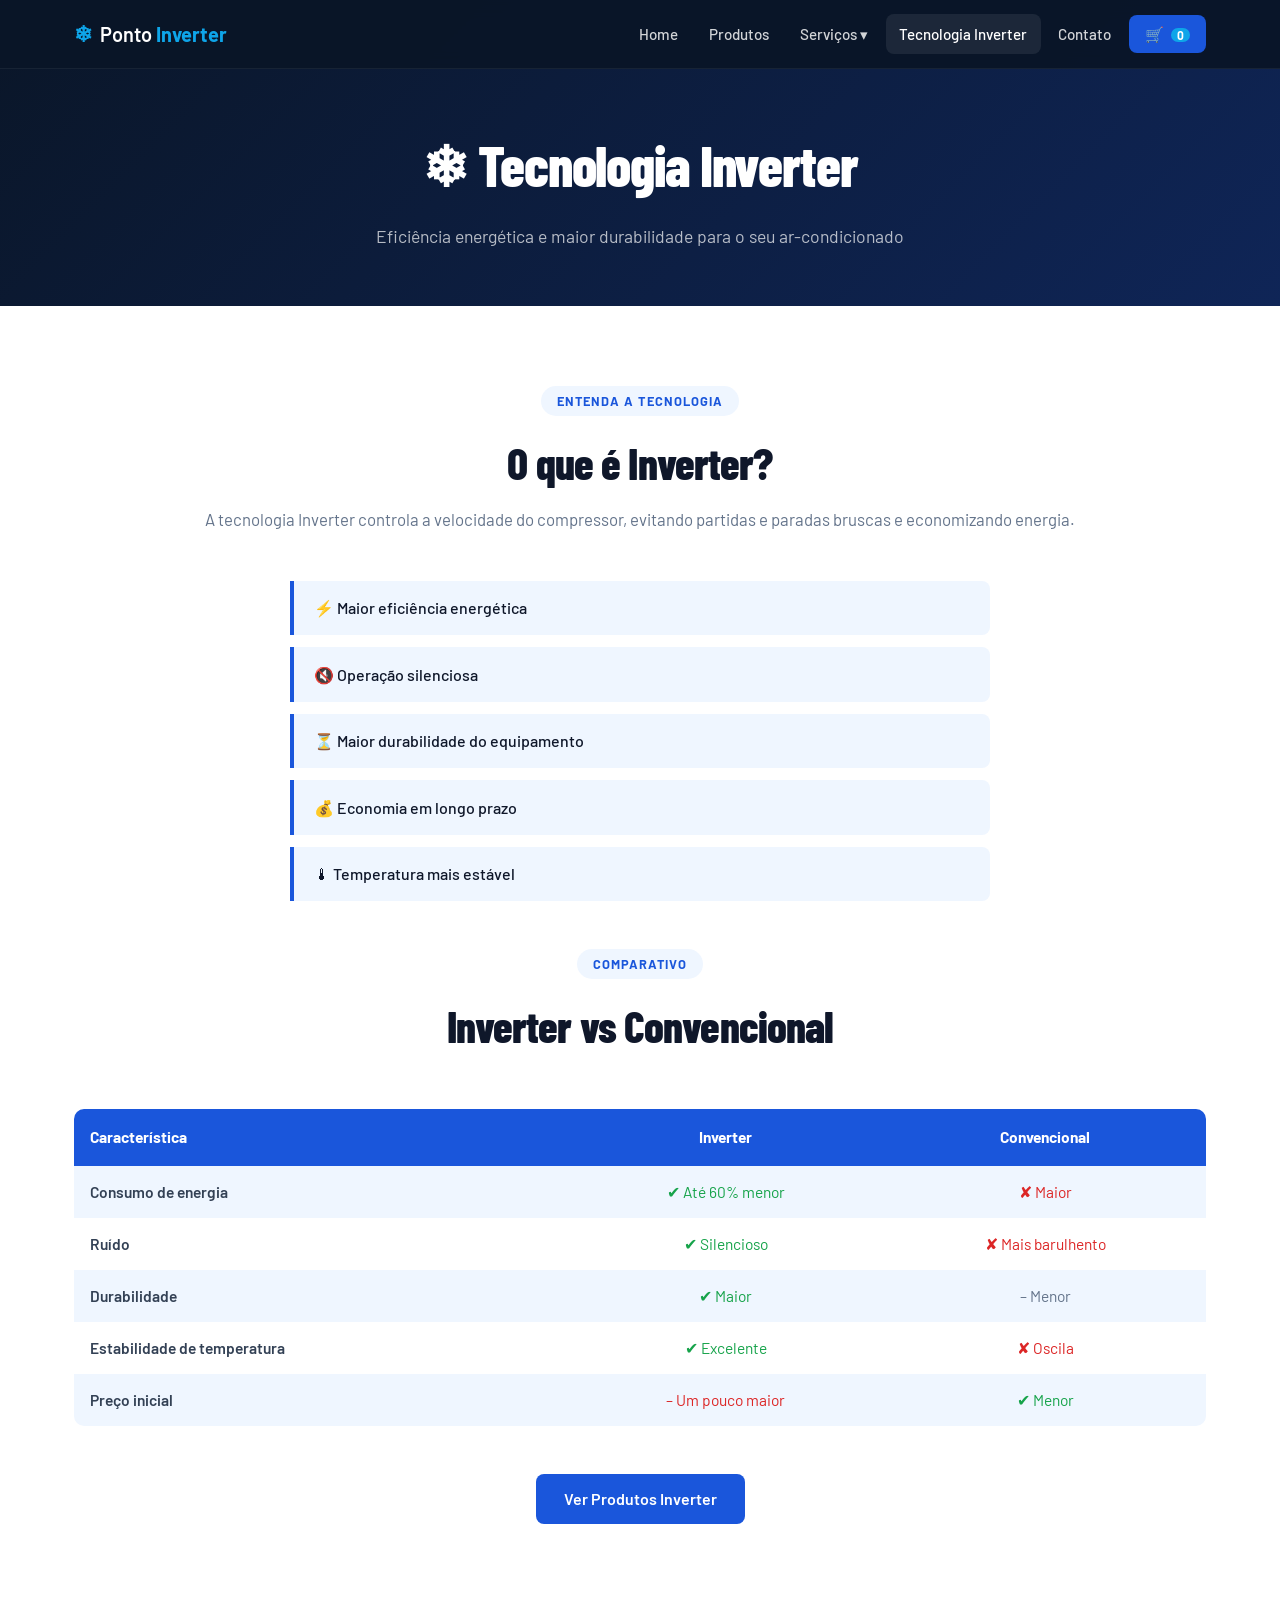
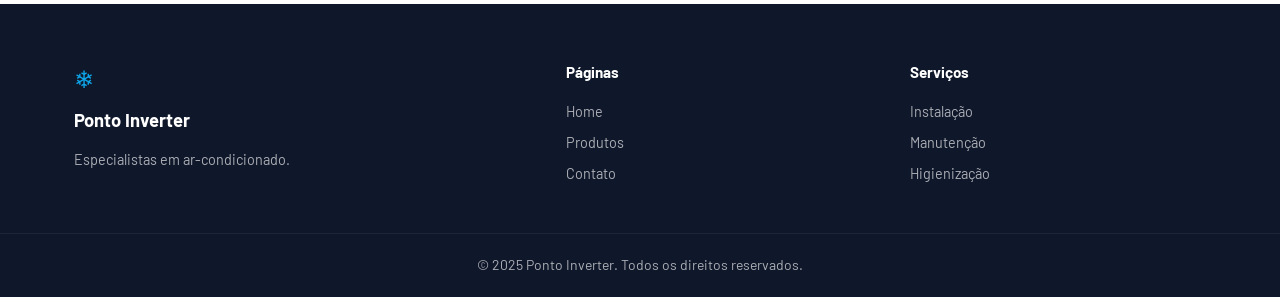
<file: tecnologia-inverter.html>
<!DOCTYPE html>
<html lang="pt-BR">
<head>
    <meta charset="UTF-8">
    <meta name="viewport" content="width=device-width, initial-scale=1.0">
    <title>Tecnologia Inverter - Ponto Inverter</title>
    <link rel="preconnect" href="https://fonts.googleapis.com">
    <link href="https://fonts.googleapis.com/css2?family=Barlow:wght@400;500;600;700;800&family=Barlow+Condensed:wght@700;800&display=swap" rel="stylesheet">
    <link rel="stylesheet" href="style.css">
</head>
<body>
<nav class="navbar" id="navbar">
    <div class="nav-container">
        <a href="index.html" class="nav-logo"><span class="logo-icon">❄</span><span>Ponto <strong>Inverter</strong></span></a>
        <ul class="nav-menu">
            <li><a href="index.html">Home</a></li>
            <li><a href="produtos.html">Produtos</a></li>
            <li class="dropdown"><a href="#">Serviços ▾</a>
                <div class="dropdown-content">
                    <a href="instalacao.html">⚙ Instalação</a>
                    <a href="manutencao.html">🔧 Manutenção</a>
                    <a href="higienizacao.html">🧹 Higienização</a>
                    <a href="consertoplacas.html">🔌 Conserto de Placas</a>
                </div>
            </li>
            <li><a href="tecnologia-inverter.html" class="active">Tecnologia Inverter</a></li>
            <li><a href="contato.html">Contato</a></li>
            <li><a href="carrinho.html" class="btn-carrinho">🛒 <span class="badge" id="badge-count">0</span></a></li>
        </ul>
        <button class="nav-toggle" id="nav-toggle">☰</button>
    </div>
</nav>

<div class="page-header">
    <h1>❄ Tecnologia Inverter</h1>
    <p>Eficiência energética e maior durabilidade para o seu ar-condicionado</p>
</div>

<section class="section">
    <div class="container">
        <div class="section-header">
            <span class="section-tag">Entenda a tecnologia</span>
            <h2>O que é Inverter?</h2>
            <p>A tecnologia Inverter controla a velocidade do compressor, evitando partidas e paradas bruscas e economizando energia.</p>
        </div>
        <ul class="inverter-list" style="max-width:700px;margin:0 auto 3rem">
            <li data-tooltip="Redução de até 60% no consumo de energia elétrica.">⚡ Maior eficiência energética</li>
            <li data-tooltip="Funciona de forma mais silenciosa, ideal para ambientes internos.">🔇 Operação silenciosa</li>
            <li data-tooltip="Vida útil prolongada com menos desgaste no compressor.">⏳ Maior durabilidade do equipamento</li>
            <li data-tooltip="Economize muito dinheiro a longo prazo com menor consumo.">💰 Economia em longo prazo</li>
            <li data-tooltip="Mantém a temperatura desejada de forma muito mais estável.">🌡 Temperatura mais estável</li>
        </ul>

        <div class="section-header">
            <span class="section-tag">Comparativo</span>
            <h2>Inverter vs Convencional</h2>
        </div>
        <div style="overflow-x:auto;margin-bottom:3rem">
            <table style="width:100%;border-collapse:collapse;font-size:0.97rem">
                <thead>
                    <tr style="background:#1a56db;color:#fff">
                        <th style="padding:1rem;text-align:left;border-radius:10px 0 0 0">Característica</th>
                        <th style="padding:1rem;text-align:center">Inverter</th>
                        <th style="padding:1rem;text-align:center;border-radius:0 10px 0 0">Convencional</th>
                    </tr>
                </thead>
                <tbody>
                    <tr style="background:#eff6ff"><td style="padding:0.85rem 1rem;font-weight:600">Consumo de energia</td><td style="padding:0.85rem;text-align:center;color:#16a34a">✔ Até 60% menor</td><td style="padding:0.85rem;text-align:center;color:#dc2626">✘ Maior</td></tr>
                    <tr style="background:#fff"><td style="padding:0.85rem 1rem;font-weight:600">Ruído</td><td style="padding:0.85rem;text-align:center;color:#16a34a">✔ Silencioso</td><td style="padding:0.85rem;text-align:center;color:#dc2626">✘ Mais barulhento</td></tr>
                    <tr style="background:#eff6ff"><td style="padding:0.85rem 1rem;font-weight:600">Durabilidade</td><td style="padding:0.85rem;text-align:center;color:#16a34a">✔ Maior</td><td style="padding:0.85rem;text-align:center;color:#64748b">– Menor</td></tr>
                    <tr style="background:#fff"><td style="padding:0.85rem 1rem;font-weight:600">Estabilidade de temperatura</td><td style="padding:0.85rem;text-align:center;color:#16a34a">✔ Excelente</td><td style="padding:0.85rem;text-align:center;color:#dc2626">✘ Oscila</td></tr>
                    <tr style="background:#eff6ff"><td style="padding:0.85rem 1rem;font-weight:600;border-radius:0 0 0 10px">Preço inicial</td><td style="padding:0.85rem;text-align:center;color:#dc2626">– Um pouco maior</td><td style="padding:0.85rem;text-align:center;color:#16a34a;border-radius:0 0 10px 0">✔ Menor</td></tr>
                </tbody>
            </table>
        </div>
        <div style="text-align:center">
            <a href="produtos.html" class="btn btn-primary">Ver Produtos Inverter</a>
        </div>
    </div>
</section>

<footer class="footer">
    <div class="container footer-inner">
        <div class="footer-brand"><span class="logo-icon">❄</span><strong>Ponto Inverter</strong><p>Especialistas em ar-condicionado.</p></div>
        <div class="footer-links"><h4>Páginas</h4><a href="index.html">Home</a><a href="produtos.html">Produtos</a><a href="contato.html">Contato</a></div>
        <div class="footer-links"><h4>Serviços</h4><a href="instalacao.html">Instalação</a><a href="manutencao.html">Manutenção</a><a href="higienizacao.html">Higienização</a></div>
    </div>
    <div class="footer-bottom"><p>&copy; 2025 Ponto Inverter. Todos os direitos reservados.</p></div>
</footer>
<script>
window.addEventListener('scroll',()=>document.getElementById('navbar').classList.toggle('scrolled',window.scrollY>50));
document.getElementById('nav-toggle').addEventListener('click',()=>document.querySelector('.nav-menu').classList.toggle('open'));
document.getElementById('badge-count').textContent=(JSON.parse(localStorage.getItem('cart'))||[]).length;
</script>
</body>
</html>
</file>
<file: style.css>
:root {
    --blue-dark:   #0a1628;
    --blue-main:   #1a56db;
    --blue-light:  #3b82f6;
    --blue-pale:   #eff6ff;
    --accent:      #0ea5e9;
    --white:       #ffffff;
    --gray-100:    #f8fafc;
    --gray-200:    #e2e8f0;
    --gray-500:    #64748b;
    --gray-700:    #334155;
    --gray-900:    #0f172a;
    --font-main:   'Barlow', sans-serif;
    --font-display:'Barlow Condensed', sans-serif;
    --radius:      12px;
    --shadow:      0 4px 24px rgba(26,86,219,0.10);
    --shadow-lg:   0 8px 40px rgba(26,86,219,0.18);
    --transition:  0.25s ease;
}

* { box-sizing: border-box; margin: 0; padding: 0; }

html { scroll-behavior: smooth; }

body {
    font-family: var(--font-main);
    color: var(--gray-700);
    background: var(--white);
    line-height: 1.6;
}

a { text-decoration: none; color: inherit; }
ul { list-style: none; }
img { max-width: 100%; display: block; }

/* ---- CONTAINER ---- */
.container {
    max-width: 1180px;
    margin: 0 auto;
    padding: 0 1.5rem;
}

/* ---- NAVBAR ---- */
.navbar {
    position: fixed;
    top: 0; left: 0; right: 0;
    z-index: 1000;
    background: rgba(10,22,40,0.95);
    backdrop-filter: blur(8px);
    border-bottom: 1px solid rgba(255,255,255,0.06);
    transition: var(--transition);
}
.navbar.scrolled {
    box-shadow: 0 4px 20px rgba(0,0,0,0.3);
}
.nav-container {
    max-width: 1180px;
    margin: 0 auto;
    padding: 0 1.5rem;
    display: flex;
    align-items: center;
    gap: 2rem;
    height: 68px;
}
.nav-logo {
    display: flex;
    align-items: center;
    gap: 0.5rem;
    color: var(--white);
    font-size: 1.25rem;
    font-weight: 600;
    white-space: nowrap;
}
.nav-logo strong { color: var(--accent); }
.logo-icon { font-size: 1.4rem; color: var(--accent); }

.nav-menu {
    display: flex;
    align-items: center;
    gap: 0.25rem;
    margin-left: auto;
}
.nav-menu li { position: relative; }
.nav-menu a {
    color: rgba(255,255,255,0.82);
    font-size: 0.95rem;
    font-weight: 500;
    padding: 0.5rem 0.85rem;
    border-radius: 8px;
    transition: var(--transition);
    display: block;
}
.nav-menu a:hover,
.nav-menu a.active {
    color: var(--white);
    background: rgba(255,255,255,0.08);
}
.btn-carrinho {
    background: var(--blue-main) !important;
    color: var(--white) !important;
    border-radius: 8px !important;
    padding: 0.45rem 1rem !important;
}
.btn-carrinho:hover { background: var(--blue-light) !important; }

.badge {
    background: var(--accent);
    color: var(--white);
    border-radius: 20px;
    padding: 0 6px;
    font-size: 0.75rem;
    margin-left: 4px;
    font-weight: 700;
}

/* Dropdown */
.dropdown-content {
    display: none;
    position: absolute;
    top: calc(100% + 8px);
    left: 0;
    background: var(--blue-dark);
    border: 1px solid rgba(255,255,255,0.08);
    border-radius: var(--radius);
    min-width: 210px;
    box-shadow: var(--shadow-lg);
    overflow: hidden;
}
.dropdown:hover .dropdown-content { display: block; }
.dropdown-content a {
    padding: 0.75rem 1.25rem !important;
    border-radius: 0 !important;
    font-size: 0.92rem !important;
    border-bottom: 1px solid rgba(255,255,255,0.05);
}
.dropdown-content a:last-child { border-bottom: none; }
.dropdown-content a:hover { background: rgba(255,255,255,0.07) !important; }

.nav-toggle {
    display: none;
    background: none;
    border: none;
    color: var(--white);
    font-size: 1.5rem;
    cursor: pointer;
    margin-left: auto;
}

/* ---- BUTTONS ---- */
.btn {
    display: inline-block;
    padding: 0.75rem 1.75rem;
    border-radius: 8px;
    font-family: var(--font-main);
    font-size: 1rem;
    font-weight: 600;
    cursor: pointer;
    border: none;
    transition: var(--transition);
}
.btn-primary {
    background: var(--blue-main);
    color: var(--white);
}
.btn-primary:hover { background: var(--blue-light); transform: translateY(-2px); box-shadow: var(--shadow); }
.btn-outline {
    background: transparent;
    color: var(--white);
    border: 2px solid rgba(255,255,255,0.4);
}
.btn-outline:hover { border-color: var(--white); background: rgba(255,255,255,0.08); }
.btn.mt { margin-top: 1.5rem; }
.w100 { width: 100%; text-align: center; }

/* ---- HERO ---- */
.hero {
    min-height: 100vh;
    background: linear-gradient(135deg, var(--blue-dark) 0%, #0f2557 60%, #0a3080 100%);
    display: flex;
    align-items: center;
    padding: 100px 1.5rem 4rem;
    position: relative;
    overflow: hidden;
}
.hero-bg {
    position: absolute;
    inset: 0;
    background-image:
        radial-gradient(circle at 70% 40%, rgba(14,165,233,0.12) 0%, transparent 60%),
        radial-gradient(circle at 20% 80%, rgba(26,86,219,0.15) 0%, transparent 50%);
    pointer-events: none;
}
.hero::before {
    content: '';
    position: absolute;
    width: 600px; height: 600px;
    background: radial-gradient(circle, rgba(59,130,246,0.08) 0%, transparent 70%);
    right: -100px; top: -100px;
    border-radius: 50%;
}
.hero-content {
    max-width: 1180px;
    margin: 0 auto;
    padding: 0;
    flex: 1;
    z-index: 1;
}
.hero-tag {
    display: inline-block;
    background: rgba(14,165,233,0.15);
    color: var(--accent);
    border: 1px solid rgba(14,165,233,0.3);
    padding: 0.35rem 1rem;
    border-radius: 20px;
    font-size: 0.875rem;
    font-weight: 600;
    letter-spacing: 0.05em;
    text-transform: uppercase;
    margin-bottom: 1.5rem;
}
.hero h1 {
    font-family: var(--font-display);
    font-size: clamp(2.5rem, 6vw, 4.5rem);
    font-weight: 800;
    color: var(--white);
    line-height: 1.05;
    margin-bottom: 1.25rem;
    letter-spacing: -0.02em;
}
.hero h1 .highlight {
    color: var(--accent);
}
.hero > .hero-content > p {
    color: rgba(255,255,255,0.72);
    font-size: 1.15rem;
    max-width: 520px;
    margin-bottom: 2rem;
}
.hero-btns {
    display: flex;
    gap: 1rem;
    flex-wrap: wrap;
    margin-bottom: 3rem;
}
.hero-stats {
    display: flex;
    gap: 2.5rem;
    flex-wrap: wrap;
}
.stat strong {
    display: block;
    font-family: var(--font-display);
    font-size: 2rem;
    font-weight: 800;
    color: var(--white);
}
.stat span {
    font-size: 0.875rem;
    color: rgba(255,255,255,0.55);
}
.hero-image {
    position: absolute;
    right: 5%;
    top: 50%;
    transform: translateY(-50%);
    z-index: 1;
}
.hero-card {
    background: rgba(255,255,255,0.06);
    border: 1px solid rgba(255,255,255,0.12);
    border-radius: 20px;
    padding: 2rem 2.5rem;
    text-align: center;
    backdrop-filter: blur(10px);
    color: var(--white);
    min-width: 240px;
    box-shadow: var(--shadow-lg);
}
.card-icon { font-size: 3rem; margin-bottom: 1rem; }
.hero-card h3 { font-size: 1.25rem; font-weight: 700; margin-bottom: 0.5rem; }
.hero-card p { color: rgba(255,255,255,0.65); font-size: 0.9rem; margin-bottom: 1rem; }
.hero-card a { color: var(--accent); font-weight: 600; font-size: 0.9rem; }

/* ---- SECTIONS ---- */
.section { padding: 5rem 0; }
.section-header {
    text-align: center;
    margin-bottom: 3rem;
}
.section-tag {
    display: inline-block;
    background: var(--blue-pale);
    color: var(--blue-main);
    padding: 0.3rem 1rem;
    border-radius: 20px;
    font-size: 0.8rem;
    font-weight: 700;
    letter-spacing: 0.08em;
    text-transform: uppercase;
    margin-bottom: 0.75rem;
}
.section-header h2 {
    font-family: var(--font-display);
    font-size: clamp(1.8rem, 4vw, 2.75rem);
    font-weight: 800;
    color: var(--gray-900);
    letter-spacing: -0.02em;
}
.section-header p {
    color: var(--gray-500);
    font-size: 1.05rem;
    margin-top: 0.5rem;
}

/* ---- SERVICES GRID ---- */
.services-grid {
    display: grid;
    grid-template-columns: repeat(auto-fit, minmax(240px, 1fr));
    gap: 1.5rem;
}
.service-card {
    background: var(--white);
    border: 1px solid var(--gray-200);
    border-radius: var(--radius);
    padding: 2rem 1.75rem;
    display: block;
    position: relative;
    transition: var(--transition);
    box-shadow: var(--shadow);
}
.service-card:hover {
    border-color: var(--blue-main);
    transform: translateY(-4px);
    box-shadow: var(--shadow-lg);
}
.service-card.destaque {
    background: var(--blue-main);
    color: var(--white);
    border-color: var(--blue-main);
}
.service-card.destaque p { color: rgba(255,255,255,0.8); }
.service-card.destaque .service-link { color: var(--accent); }
.service-icon { font-size: 2.25rem; margin-bottom: 1rem; }
.service-card h3 {
    font-family: var(--font-display);
    font-size: 1.4rem;
    font-weight: 700;
    color: var(--gray-900);
    margin-bottom: 0.5rem;
}
.service-card.destaque h3 { color: var(--white); }
.service-card p { font-size: 0.95rem; color: var(--gray-500); margin-bottom: 1rem; }
.service-link { font-size: 0.9rem; font-weight: 600; color: var(--blue-main); }
.badge-destaque {
    position: absolute;
    top: 1rem; right: 1rem;
    background: var(--accent);
    color: var(--white);
    font-size: 0.7rem;
    font-weight: 700;
    padding: 0.2rem 0.6rem;
    border-radius: 20px;
    text-transform: uppercase;
    letter-spacing: 0.05em;
}

/* ---- SECTION DARK ---- */
.section-dark {
    background: var(--blue-dark);
    padding: 5rem 0;
}
.section-dark .container { max-width: 1180px; margin: 0 auto; padding: 0 1.5rem; }
.section-dark .section-tag { background: rgba(14,165,233,0.15); color: var(--accent); border: 1px solid rgba(14,165,233,0.3); }
.section-dark h2 {
    font-family: var(--font-display);
    font-size: clamp(1.8rem,4vw,2.75rem);
    font-weight: 800;
    color: var(--white);
    letter-spacing: -0.02em;
    margin: 0.5rem 0 1rem;
}
.section-dark p { color: rgba(255,255,255,0.72); font-size: 1.05rem; }
.flex-row {
    display: flex;
    align-items: center;
    gap: 4rem;
    flex-wrap: wrap;
}
.cta-text { flex: 1; min-width: 280px; }
.cta-image {
    flex-shrink: 0;
    display: flex;
    align-items: center;
    justify-content: center;
}
.cta-badge {
    width: 160px; height: 160px;
    border-radius: 50%;
    background: var(--accent);
    color: var(--white);
    display: flex;
    flex-direction: column;
    align-items: center;
    justify-content: center;
    text-align: center;
    box-shadow: 0 0 60px rgba(14,165,233,0.4);
}
.cta-badge span { font-family: var(--font-display); font-size: 3rem; font-weight: 800; line-height: 1; }
.cta-badge small { font-size: 0.8rem; opacity: 0.85; line-height: 1.3; margin-top: 0.25rem; }
.check-list { margin: 1.25rem 0; display: flex; flex-direction: column; gap: 0.6rem; }
.check-list li { color: rgba(255,255,255,0.85); font-size: 0.97rem; }

/* ---- CONTACT ---- */
.contact-grid {
    display: grid;
    grid-template-columns: 1fr 1.5fr;
    gap: 3rem;
    align-items: start;
}
.contact-info { display: flex; flex-direction: column; gap: 1.5rem; }
.contact-item {
    display: flex;
    align-items: flex-start;
    gap: 1rem;
}
.contact-item > span { font-size: 1.5rem; }
.contact-item div { display: flex; flex-direction: column; gap: 0.2rem; }
.contact-item strong { font-weight: 700; color: var(--gray-900); }
.contact-item a, .contact-item span { color: var(--gray-500); font-size: 0.97rem; }
.contact-item a:hover { color: var(--blue-main); }

.contact-form {
    background: var(--gray-100);
    border: 1px solid var(--gray-200);
    border-radius: var(--radius);
    padding: 2rem;
    display: flex;
    flex-direction: column;
    gap: 1.25rem;
}
.form-group { display: flex; flex-direction: column; gap: 0.4rem; }
.form-group label { font-size: 0.9rem; font-weight: 600; color: var(--gray-700); }
.form-group input,
.form-group textarea,
form input,
form textarea,
form select {
    padding: 0.75rem 1rem;
    border: 1.5px solid var(--gray-200);
    border-radius: 8px;
    font-family: var(--font-main);
    font-size: 0.97rem;
    color: var(--gray-900);
    background: var(--white);
    transition: var(--transition);
    width: 100%;
}
.form-group input:focus,
.form-group textarea:focus,
form input:focus,
form textarea:focus {
    outline: none;
    border-color: var(--blue-main);
    box-shadow: 0 0 0 3px rgba(26,86,219,0.08);
}
.msg-sucesso {
    background: #dcfce7;
    color: #166534;
    padding: 0.75rem 1rem;
    border-radius: 8px;
    font-weight: 600;
    font-size: 0.95rem;
}

/* ---- FOOTER ---- */
.footer {
    background: var(--gray-900);
    color: rgba(255,255,255,0.65);
}
.footer-inner {
    display: grid;
    grid-template-columns: 1.5fr 1fr 1fr;
    gap: 3rem;
    padding-top: 3.5rem;
    padding-bottom: 3rem;
}
.footer-brand {
    display: flex;
    flex-direction: column;
    gap: 0.5rem;
}
.footer-brand .logo-icon { font-size: 1.5rem; }
.footer-brand strong { color: var(--white); font-size: 1.15rem; }
.footer-brand p { font-size: 0.9rem; margin-top: 0.25rem; }
.footer-links { display: flex; flex-direction: column; gap: 0.5rem; }
.footer-links h4 { color: var(--white); font-size: 0.95rem; margin-bottom: 0.5rem; }
.footer-links a { font-size: 0.9rem; transition: var(--transition); }
.footer-links a:hover { color: var(--white); }
.footer-bottom {
    border-top: 1px solid rgba(255,255,255,0.06);
    padding: 1.25rem 1.5rem;
    text-align: center;
    font-size: 0.875rem;
}

/* ---- PAGE HEADER ---- */
.page-header {
    background: linear-gradient(135deg, var(--blue-dark) 0%, #0f2557 100%);
    padding: 120px 1.5rem 3.5rem;
    text-align: center;
    color: var(--white);
}
.page-header h1 {
    font-family: var(--font-display);
    font-size: clamp(2rem,5vw,3.5rem);
    font-weight: 800;
    letter-spacing: -0.02em;
}
.page-header p { color: rgba(255,255,255,0.7); margin-top: 0.75rem; font-size: 1.1rem; }

/* ---- PRODUTOS ---- */
.products-grid {
    display: grid;
    grid-template-columns: repeat(auto-fit, minmax(280px, 1fr));
    gap: 1.75rem;
}
.product-card {
    background: var(--white);
    border: 1px solid var(--gray-200);
    border-radius: var(--radius);
    overflow: hidden;
    transition: var(--transition);
    box-shadow: var(--shadow);
}
.product-card:hover { transform: translateY(-4px); box-shadow: var(--shadow-lg); }
.product-card img {
    width: 100%; height: 220px;
    object-fit: cover;
    background: var(--blue-pale);
}
.product-card-body { padding: 1.5rem; }
.product-card-body h3 { font-size: 1.1rem; font-weight: 700; color: var(--gray-900); margin-bottom: 0.4rem; }
.product-card-body p { font-size: 0.92rem; color: var(--gray-500); margin-bottom: 1rem; }
.product-price { font-family: var(--font-display); font-size: 1.6rem; font-weight: 800; color: var(--blue-main); margin-bottom: 1rem; }
.product-btns { display: flex; gap: 0.75rem; }
.btn-sm { padding: 0.5rem 1rem; font-size: 0.88rem; border-radius: 7px; }
.btn-success { background: #16a34a; color: var(--white); }
.btn-success:hover { background: #15803d; }

/* ---- CARRINHO ---- */
.cart-item {
    display: flex;
    justify-content: space-between;
    align-items: center;
    padding: 1rem 1.25rem;
    background: var(--white);
    border: 1px solid var(--gray-200);
    border-radius: 10px;
    margin-bottom: 0.75rem;
}
.cart-total-box {
    background: var(--blue-pale);
    border: 1px solid var(--blue-main);
    border-radius: var(--radius);
    padding: 1.25rem 1.5rem;
    font-family: var(--font-display);
    font-size: 1.5rem;
    font-weight: 800;
    color: var(--blue-main);
    text-align: right;
    margin-top: 1rem;
}

/* ---- SERVIÇO PAGE ---- */
.service-page-grid {
    display: grid;
    grid-template-columns: 1.5fr 1fr;
    gap: 3rem;
    align-items: start;
}
.benefit-list { display: flex; flex-direction: column; gap: 0.75rem; margin: 1.5rem 0; }
.benefit-item {
    display: flex;
    align-items: flex-start;
    gap: 0.75rem;
    background: var(--blue-pale);
    border-radius: 10px;
    padding: 0.9rem 1.1rem;
}
.benefit-item .bi { color: var(--blue-main); font-size: 1.1rem; margin-top: 2px; }
.benefit-item div strong { display: block; color: var(--gray-900); font-size: 0.97rem; }
.benefit-item div span { font-size: 0.9rem; color: var(--gray-500); }
.info-box {
    background: var(--blue-dark);
    color: var(--white);
    border-radius: var(--radius);
    padding: 2rem;
    position: sticky;
    top: 90px;
}
.info-box h3 { font-size: 1.25rem; font-weight: 700; margin-bottom: 1rem; }
.info-box a { color: var(--accent); display: block; margin: 0.5rem 0; }

/* ---- GALLERY ---- */
.photos-grid {
    display: grid;
    grid-template-columns: repeat(auto-fit, minmax(220px, 1fr));
    gap: 1rem;
    margin-top: 2rem;
}
.photos-grid img {
    width: 100%;
    height: 200px;
    object-fit: cover;
    border-radius: var(--radius);
    box-shadow: var(--shadow);
    transition: var(--transition);
}
.photos-grid img:hover { transform: scale(1.03); box-shadow: var(--shadow-lg); }

/* ---- MAP ---- */
.map-wrap { border-radius: var(--radius); overflow: hidden; margin-top: 1.5rem; box-shadow: var(--shadow); }
.map-wrap iframe { width: 100%; height: 320px; border: 0; display: block; }

/* ---- CADASTRO ---- */
.form-card {
    background: var(--white);
    border: 1px solid var(--gray-200);
    border-radius: var(--radius);
    padding: 2.5rem;
    max-width: 520px;
    margin: 0 auto;
    box-shadow: var(--shadow);
}
.form-card h2 { font-family: var(--font-display); font-size: 1.6rem; font-weight: 800; color: var(--gray-900); margin-bottom: 1.5rem; }
.form-card .form-group { margin-bottom: 1.25rem; }
.form-card label { display: block; font-size: 0.9rem; font-weight: 600; color: var(--gray-700); margin-bottom: 0.4rem; }

/* ---- CONTATO PAGE ---- */
.contato-cards {
    display: grid;
    grid-template-columns: repeat(auto-fit, minmax(200px, 1fr));
    gap: 1.25rem;
    margin-bottom: 3rem;
}
.contato-card {
    background: var(--blue-pale);
    border: 1px solid var(--blue-main);
    border-radius: var(--radius);
    padding: 1.5rem;
    text-align: center;
}
.contato-card .icon { font-size: 2rem; margin-bottom: 0.75rem; }
.contato-card h4 { font-weight: 700; color: var(--gray-900); margin-bottom: 0.4rem; }
.contato-card a, .contato-card span { font-size: 0.9rem; color: var(--blue-main); display: block; }

/* ---- INVERTER PAGE ---- */
.inverter-list { display: flex; flex-direction: column; gap: 0.75rem; margin: 1.5rem 0; }
.inverter-list li {
    position: relative;
    background: var(--blue-pale);
    border-left: 4px solid var(--blue-main);
    padding: 0.9rem 1.25rem;
    border-radius: 0 8px 8px 0;
    font-weight: 500;
    color: var(--gray-900);
    cursor: default;
}
.inverter-list li::after {
    content: attr(data-tooltip);
    position: absolute;
    left: 100%;
    top: 50%; transform: translateY(-50%);
    margin-left: 12px;
    background: var(--blue-dark);
    color: var(--white);
    font-size: 0.8rem;
    padding: 0.4rem 0.8rem;
    border-radius: 6px;
    white-space: nowrap;
    opacity: 0;
    pointer-events: none;
    transition: var(--transition);
    z-index: 10;
}
.inverter-list li:hover::after { opacity: 1; }

/* ---- ALERT ---- */
.alert { padding: 1rem 1.25rem; border-radius: 10px; margin-bottom: 1rem; font-weight: 500; }
.alert-success { background: #dcfce7; color: #166534; border: 1px solid #bbf7d0; }
.alert-danger  { background: #fee2e2; color: #991b1b; border: 1px solid #fecaca; }

/* ---- RESPONSIVE ---- */
@media (max-width: 900px) {
    .hero { padding: 100px 1.5rem 3rem; }
    .hero-image { display: none; }
    .contact-grid { grid-template-columns: 1fr; }
    .service-page-grid { grid-template-columns: 1fr; }
    .footer-inner { grid-template-columns: 1fr 1fr; }
    .flex-row { gap: 2rem; }
}
@media (max-width: 680px) {
    .nav-menu { display: none; flex-direction: column; position: absolute; top: 68px; left: 0; right: 0; background: var(--blue-dark); padding: 1rem; gap: 0.25rem; border-bottom: 1px solid rgba(255,255,255,0.08); }
    .nav-menu.open { display: flex; }
    .nav-toggle { display: block; }
    .footer-inner { grid-template-columns: 1fr; gap: 2rem; }
    .hero-btns { flex-direction: column; }
    .hero-stats { gap: 1.5rem; }
    .products-grid { grid-template-columns: 1fr; }
    .product-btns { flex-direction: column; }
    .cta-image { display: none; }
}
</file>
